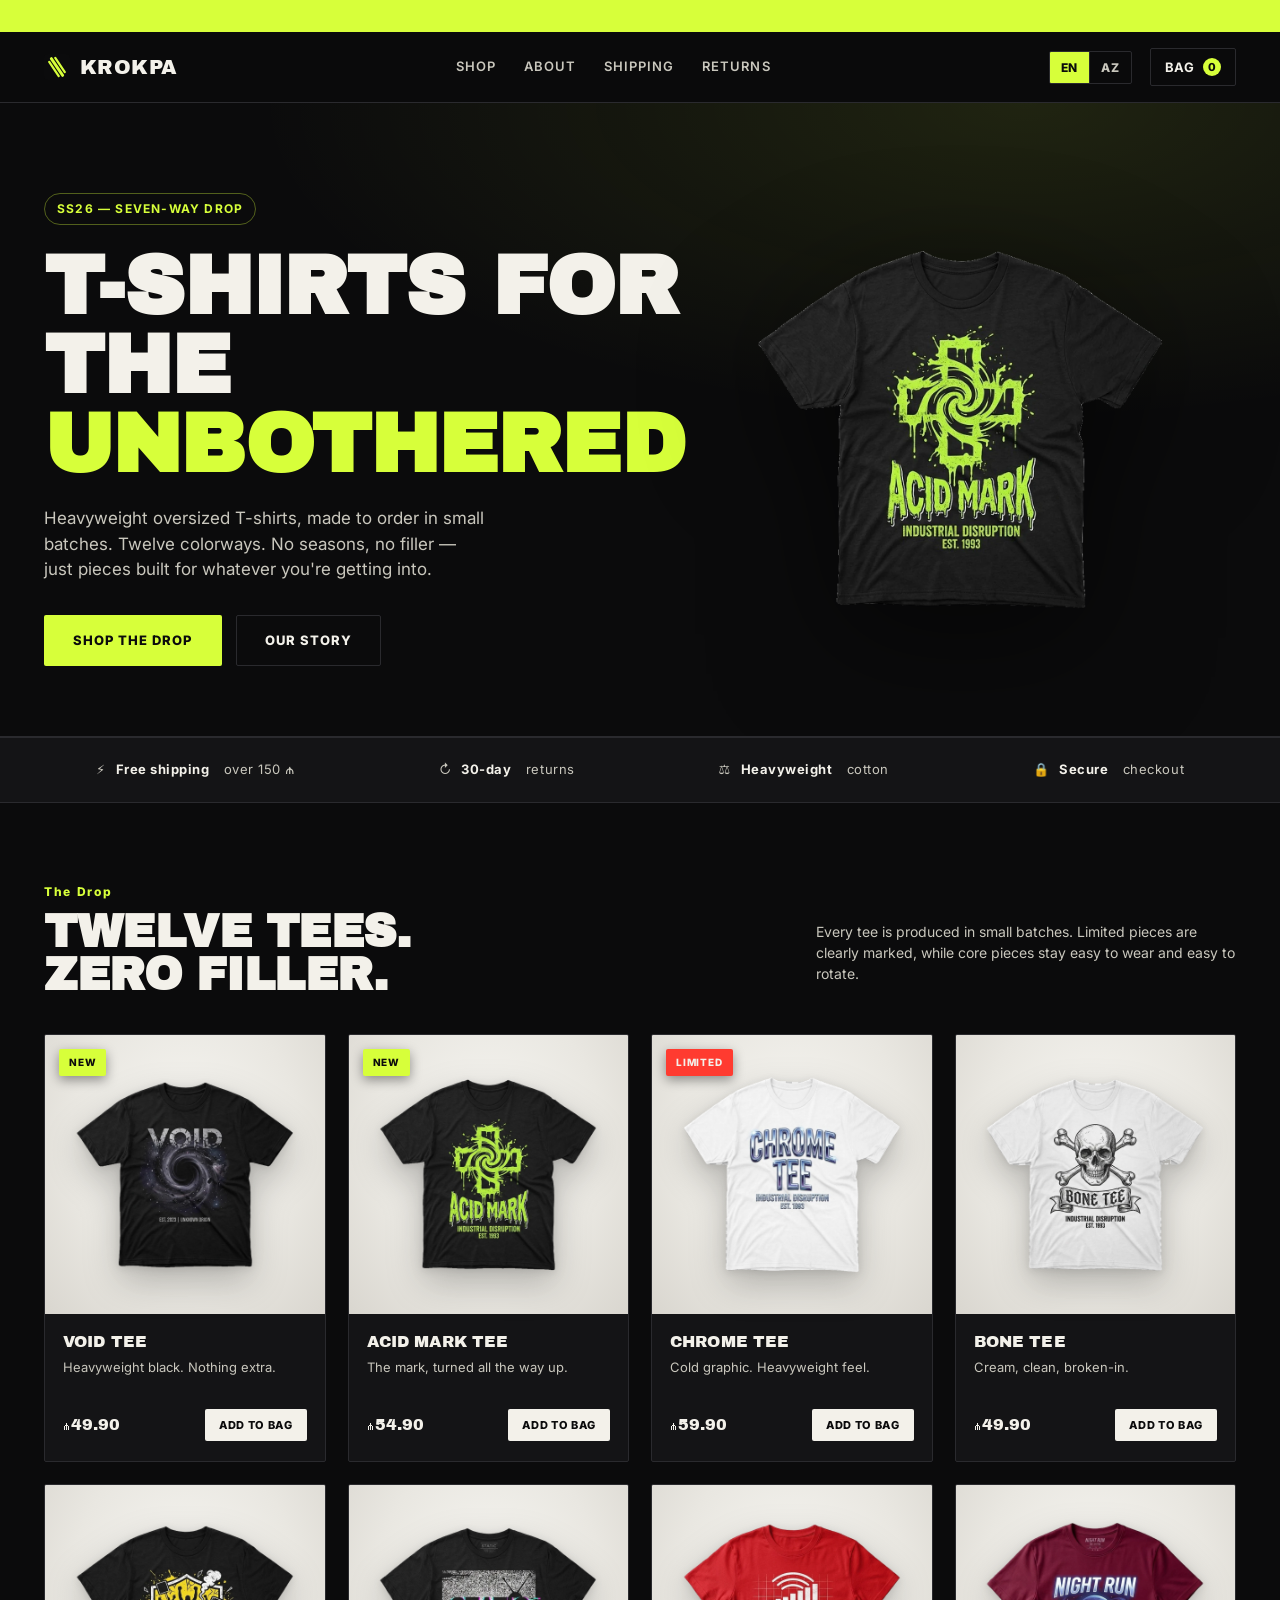
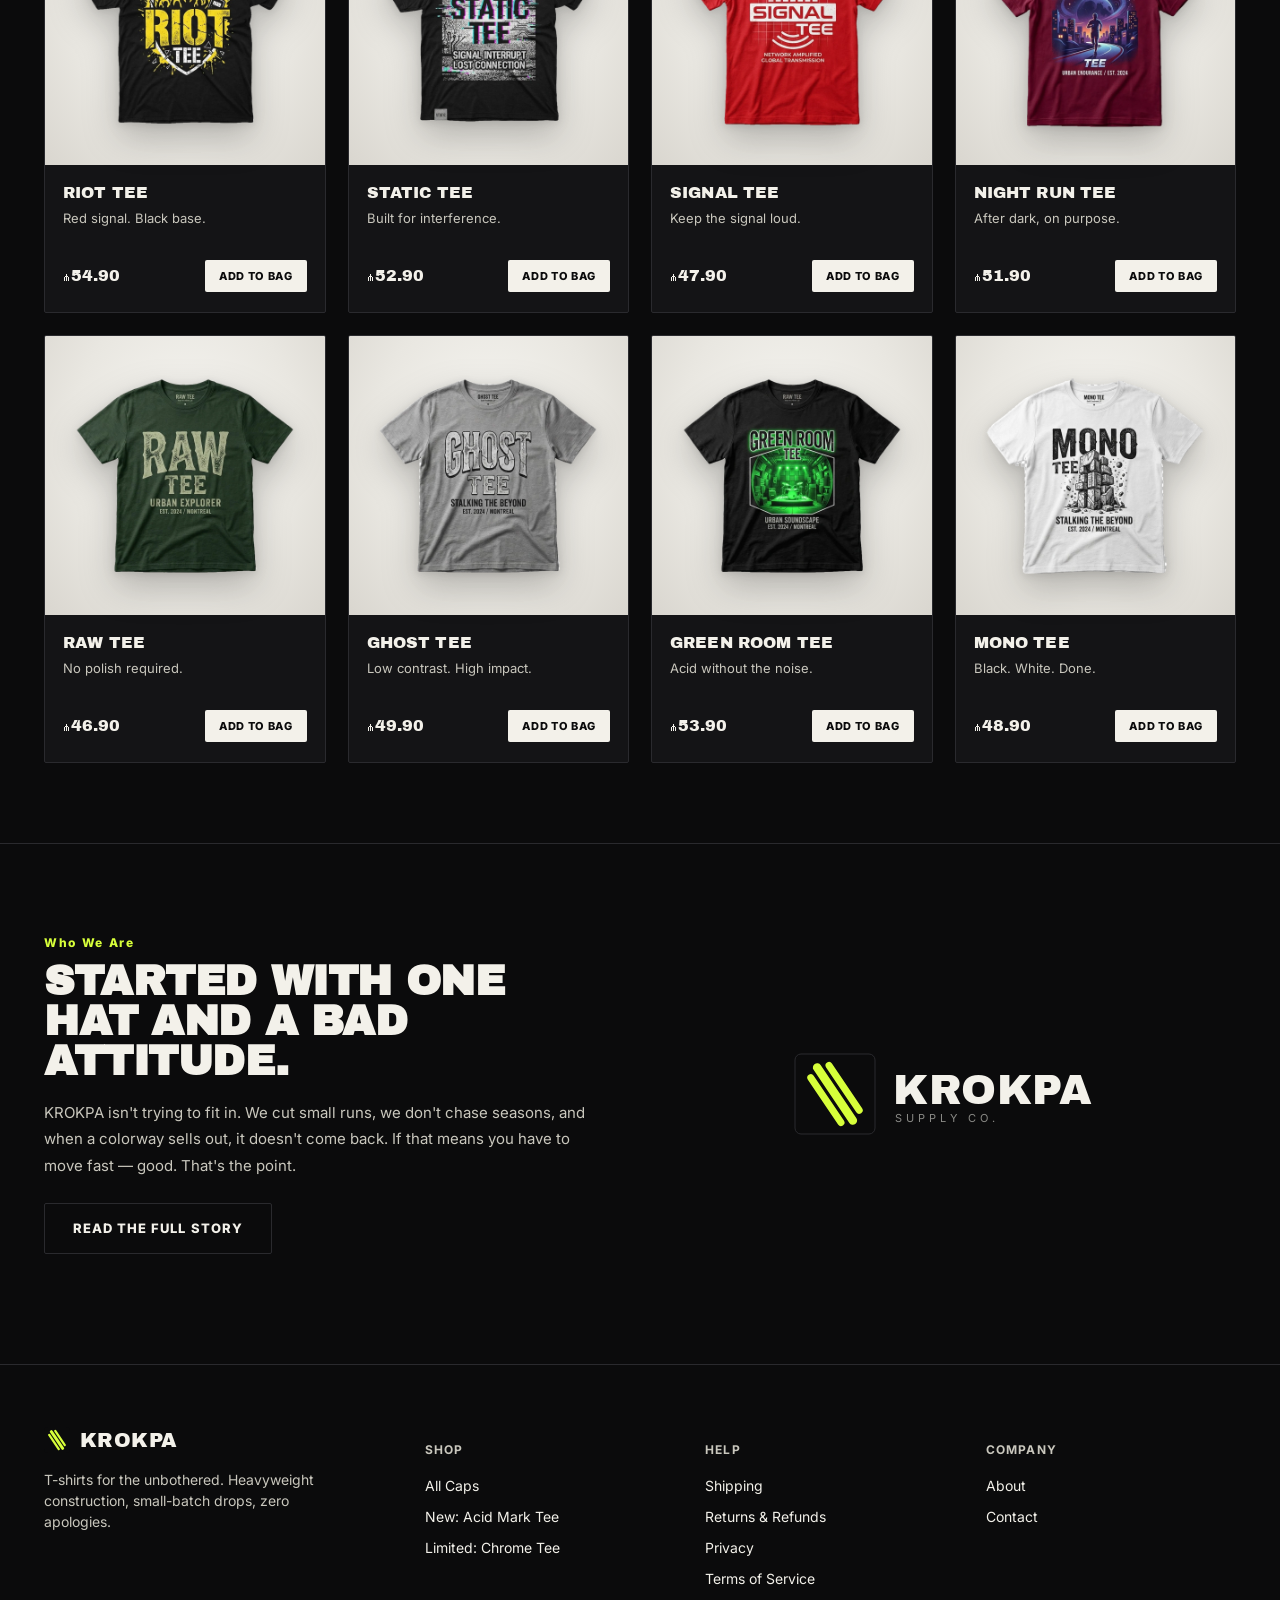
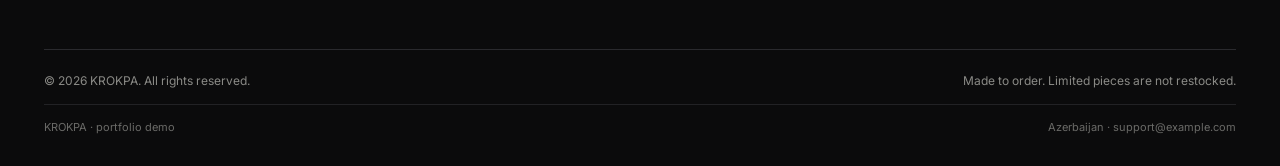
<file: index.html>
<!DOCTYPE html>
<html lang="en">
<head>
<meta charset="UTF-8" />
<meta name="viewport" content="width=device-width, initial-scale=1.0" />
<title>KROKPA — T-Shirts for the Unbothered</title>
<meta name="description" content="KROKPA Supply Co. — heavyweight oversized T-shirts, made to order in small batches." />
<link rel="icon" type="image/svg+xml" href="assets/mark.svg" />
<link rel="preconnect" href="https://fonts.googleapis.com">
<link rel="preconnect" href="https://fonts.gstatic.com" crossorigin>
<link href="https://fonts.googleapis.com/css2?family=Archivo+Black&family=Inter:wght@400;500;600;700;800&display=swap" rel="stylesheet">
<link rel="stylesheet" href="css/style.css?v=2" />
</head>
<body>

<div class="ticker"><div class="ticker__track">
  <span data-i18n="ticker.free_shipping">FREE SHIPPING OVER 150 ₼</span><span>&#9670;</span>
  <span data-i18n="ticker.new_drop">NEW: T-SHIRT DROP IS LIVE</span><span>&#9670;</span>
  <span data-i18n="ticker.chrome_limited">CHROME TEE — LIMITED RUN, NO RESTOCK</span><span>&#9670;</span>
  <span data-i18n="ticker.made_to_order">MADE TO ORDER — SHIPS IN 2&ndash;3 DAYS</span><span>&#9670;</span>
  <span data-i18n="ticker.free_shipping">FREE SHIPPING OVER 150 ₼</span><span>&#9670;</span>
  <span data-i18n="ticker.new_drop">NEW: T-SHIRT DROP IS LIVE</span><span>&#9670;</span>
  <span data-i18n="ticker.chrome_limited">CHROME TEE — LIMITED RUN, NO RESTOCK</span><span>&#9670;</span>
  <span data-i18n="ticker.made_to_order">MADE TO ORDER — SHIPS IN 2&ndash;3 DAYS</span><span>&#9670;</span>
</div></div>

<header class="site">
  <div class="nav">
    <a href="index.html" class="brand-lockup">
      <svg viewBox="0 0 64 64"><rect width="64" height="64" rx="10" fill="#0b0b0c"/><g transform="translate(32,32) rotate(-34)" stroke="#d7ff3a" stroke-linecap="round"><line x1="-9" y1="-21" x2="-9" y2="21" stroke-width="5.5"/><line x1="0" y1="-25" x2="0" y2="25" stroke-width="7"/><line x1="9" y1="-21" x2="9" y2="21" stroke-width="5.5"/></g></svg>
      <span class="word">KROKPA</span>
    </a>
    <nav class="nav__links">
      <a href="index.html#shop" data-i18n="nav.shop">Shop</a>
      <a href="index.html#about" data-i18n="nav.about">About</a>
      <a href="policies/shipping.html" data-i18n="nav.shipping">Shipping</a>
      <a href="policies/returns.html" data-i18n="nav.returns">Returns</a>
    </nav>
    <div class="nav__right">
      <div data-lang-switch-slot></div>
      <button class="cart-btn" id="cartBtn"><span data-i18n="nav.bag">Bag</span> <span class="cart-count" data-cart-count>0</span></button>
    </div>
  </div>
</header>

<section class="hero">
  <div class="wrap hero__grid">
    <div>
      <span class="hero__tag" data-i18n="hero.tag">SS26 — SEVEN-WAY DROP</span>
      <h1 data-i18n="hero.h1">T-SHIRTS FOR THE <em>UNBOTHERED</em></h1>
      <p class="lead" data-i18n="hero.lead">Heavyweight oversized T-shirts, made to order in small batches. Twelve colorways. No seasons, no filler — just pieces built for whatever you're getting into.</p>
      <div class="hero__actions">
        <a href="#shop" class="btn btn-primary" data-i18n="hero.shop_drop">Shop the drop</a>
        <a href="about.html" class="btn btn-outline" data-i18n="hero.our_story">Our story</a>
      </div>
    </div>
    <div class="hero__art" id="heroArt"></div>
  </div>
</section>

<div class="strip">
  <div class="strip__inner">
    <div class="strip__item" data-i18n="strip.shipping">&#9889; <b>Free shipping</b>&nbsp;over 150 ₼</div>
    <div class="strip__item" data-i18n="strip.returns">&#8635; <b>30-day</b>&nbsp;returns</div>
    <div class="strip__item" data-i18n="strip.cotton">&#9878; <b>Heavyweight</b>&nbsp;cotton</div>
    <div class="strip__item" data-i18n="strip.secure">&#128274; <b>Secure</b>&nbsp;checkout</div>
  </div>
</div>

<section class="section" id="shop">
  <div class="wrap">
    <div class="section-head">
      <div>
        <span class="eyebrow" data-i18n="shop.eyebrow">The Drop</span>
        <h2 data-i18n="shop.h2">Twelve Tees.<br>Zero Filler.</h2>
      </div>
      <p data-i18n="shop.lead">Every tee is produced in small batches. Limited pieces are clearly marked, while core pieces stay easy to wear and easy to rotate.</p>
    </div>
    <div class="grid" id="productGrid"></div>
  </div>
</section>

<section class="section about-hero" id="about" style="border-top:1px solid var(--line);border-bottom:none;padding-top:90px;">
  <div class="wrap split">
    <div>
      <span class="eyebrow" data-i18n="about.eyebrow">Who We Are</span>
      <h2 style="font-size:clamp(28px,4vw,42px);margin-bottom:18px;" data-i18n="about.headline">STARTED WITH ONE HAT AND A BAD ATTITUDE.</h2>
      <p style="color:var(--off-dim);font-size:15px;line-height:1.75;margin-bottom:24px;" data-i18n="about.teaser">KROKPA isn't trying to fit in. We cut small runs, we don't chase seasons, and when a colorway sells out, it doesn't come back. If that means you have to move fast — good. That's the point.</p>
      <a href="about.html" class="btn btn-outline" data-i18n="about.read_full">Read the full story</a>
    </div>
    <div style="display:flex;justify-content:center;">
      <svg viewBox="0 0 320 84" style="width:100%;max-width:320px;" xmlns="http://www.w3.org/2000/svg">
        <rect x="2" y="2" width="80" height="80" rx="6" fill="#0b0b0c" stroke="#2a2a2e"/>
        <g transform="translate(42,42) rotate(-34)" stroke="#d7ff3a" stroke-linecap="round"><line x1="-11" y1="-27" x2="-11" y2="27" stroke-width="7"/><line x1="0" y1="-32" x2="0" y2="32" stroke-width="8.5"/><line x1="11" y1="-27" x2="11" y2="27" stroke-width="7"/></g>
        <text x="100" y="52" font-family="Archivo Black, sans-serif" font-size="42" fill="#f3f1ea" letter-spacing="0.5">KROKPA</text>
        <text x="102" y="70" font-family="Inter, sans-serif" font-size="11" letter-spacing="4" fill="#8a8a86">SUPPLY CO.</text>
      </svg>
    </div>
  </div>
</section>

<footer class="site">
  <div class="wrap">
    <div class="foot__grid">
      <div class="foot__brand">
        <div class="brand-lockup">
          <svg viewBox="0 0 64 64" style="height:26px;"><rect width="64" height="64" rx="10" fill="#0b0b0c"/><g transform="translate(32,32) rotate(-34)" stroke="#d7ff3a" stroke-linecap="round"><line x1="-9" y1="-21" x2="-9" y2="21" stroke-width="5.5"/><line x1="0" y1="-25" x2="0" y2="25" stroke-width="7"/><line x1="9" y1="-21" x2="9" y2="21" stroke-width="5.5"/></g></svg>
          <span class="word">KROKPA</span>
        </div>
        <p data-i18n="footer.tagline">T-shirts for the unbothered. Heavyweight construction, small-batch drops, zero apologies.</p>
      </div>
      <div class="foot__col">
        <h4 data-i18n="footer.shop_h4">Shop</h4>
        <a href="index.html#shop" data-i18n="footer.shop_all_caps">All Caps</a>
        <a href="product.html?id=acid-drop" data-i18n="footer.new_acid">New: Acid Mark Tee</a>
        <a href="product.html?id=chrome" data-i18n="footer.limited_chrome">Limited: Chrome Tee</a>
      </div>
      <div class="foot__col">
        <h4 data-i18n="footer.help_h4">Help</h4>
        <a href="policies/shipping.html" data-i18n="nav.shipping">Shipping</a>
        <a href="policies/returns.html" data-i18n="footer.returns_refunds">Returns &amp; Refunds</a>
        <a href="policies/privacy.html" data-i18n="footer.privacy">Privacy</a>
        <a href="policies/terms.html" data-i18n="footer.terms">Terms of Service</a>
      </div>
      <div class="foot__col">
        <h4 data-i18n="footer.company_h4">Company</h4>
        <a href="about.html" data-i18n="nav.about">About</a>
        <a href="mailto:support@example.com" data-i18n="footer.contact">Contact</a>
      </div>
    </div>
    <div class="foot__bottom">
      <span data-i18n="footer.copyright">&copy; 2026 KROKPA. All rights reserved.</span>
      <span data-i18n="footer.madetoorder_index">Made to order. Limited pieces are not restocked.</span>
    </div>
    <div class="foot__legal">
      <span data-i18n="footer.legal_taxid">KROKPA &middot; portfolio demo</span>
      <span data-i18n="footer.legal_address">Azerbaijan &middot; support@example.com</span>
    </div>
  </div>
</footer>

<div class="overlay" id="cartOverlay"></div>
<div class="drawer" id="cartDrawer">
  <div class="drawer__head"><h3 data-i18n="cart.title">Your Bag</h3><button class="drawer__close" id="cartClose">&times;</button></div>
  <div class="drawer__items" id="drawerItems"></div>
  <div class="drawer__foot" id="drawerFoot" style="display:none;">
    <div class="drawer__subtotal"><span data-i18n="cart.subtotal">Subtotal</span><span id="drawerSubtotal">₼0.00</span></div>
    <a href="checkout.html" class="btn btn-primary btn-block" data-i18n="cart.checkout_btn">Checkout</a>
  </div>
</div>

<script src="js/hats.js?v=2"></script>
<script src="js/i18n.js"></script>
<script src="js/main.js"></script>
<script>
  function renderShop() {
    document.getElementById('heroArt').innerHTML = teeSVG(getProduct('acid-mark-tee'));

    document.getElementById('productGrid').innerHTML = PRODUCTS.map(p => trProduct(p)).map(p => `
      <div class="card">
        ${p.badge ? `<span class="badge ${p.badge === 'LIMITED' ? 'limited' : ''}">${trBadge(p.badge)}</span>` : ''}
        <a href="product.html?id=${p.id}" class="card__media">${teeSVG(p)}</a>
        <div class="card__body">
          <a href="product.html?id=${p.id}"><div class="card__name">${p.name}</div></a>
          <div class="card__desc">${p.tagline}</div>
          <div class="card__row">
            <span class="price">₼${p.price.toFixed(2)}</span>
            <button class="mini-btn" onclick="addToCart('${p.id}',1)">${t('shop.add_to_bag')}</button>
          </div>
        </div>
      </div>
    `).join('');
  }
  renderShop();
  document.addEventListener('krokpa:langchange', renderShop);
</script>
</body>
</html>
</file>
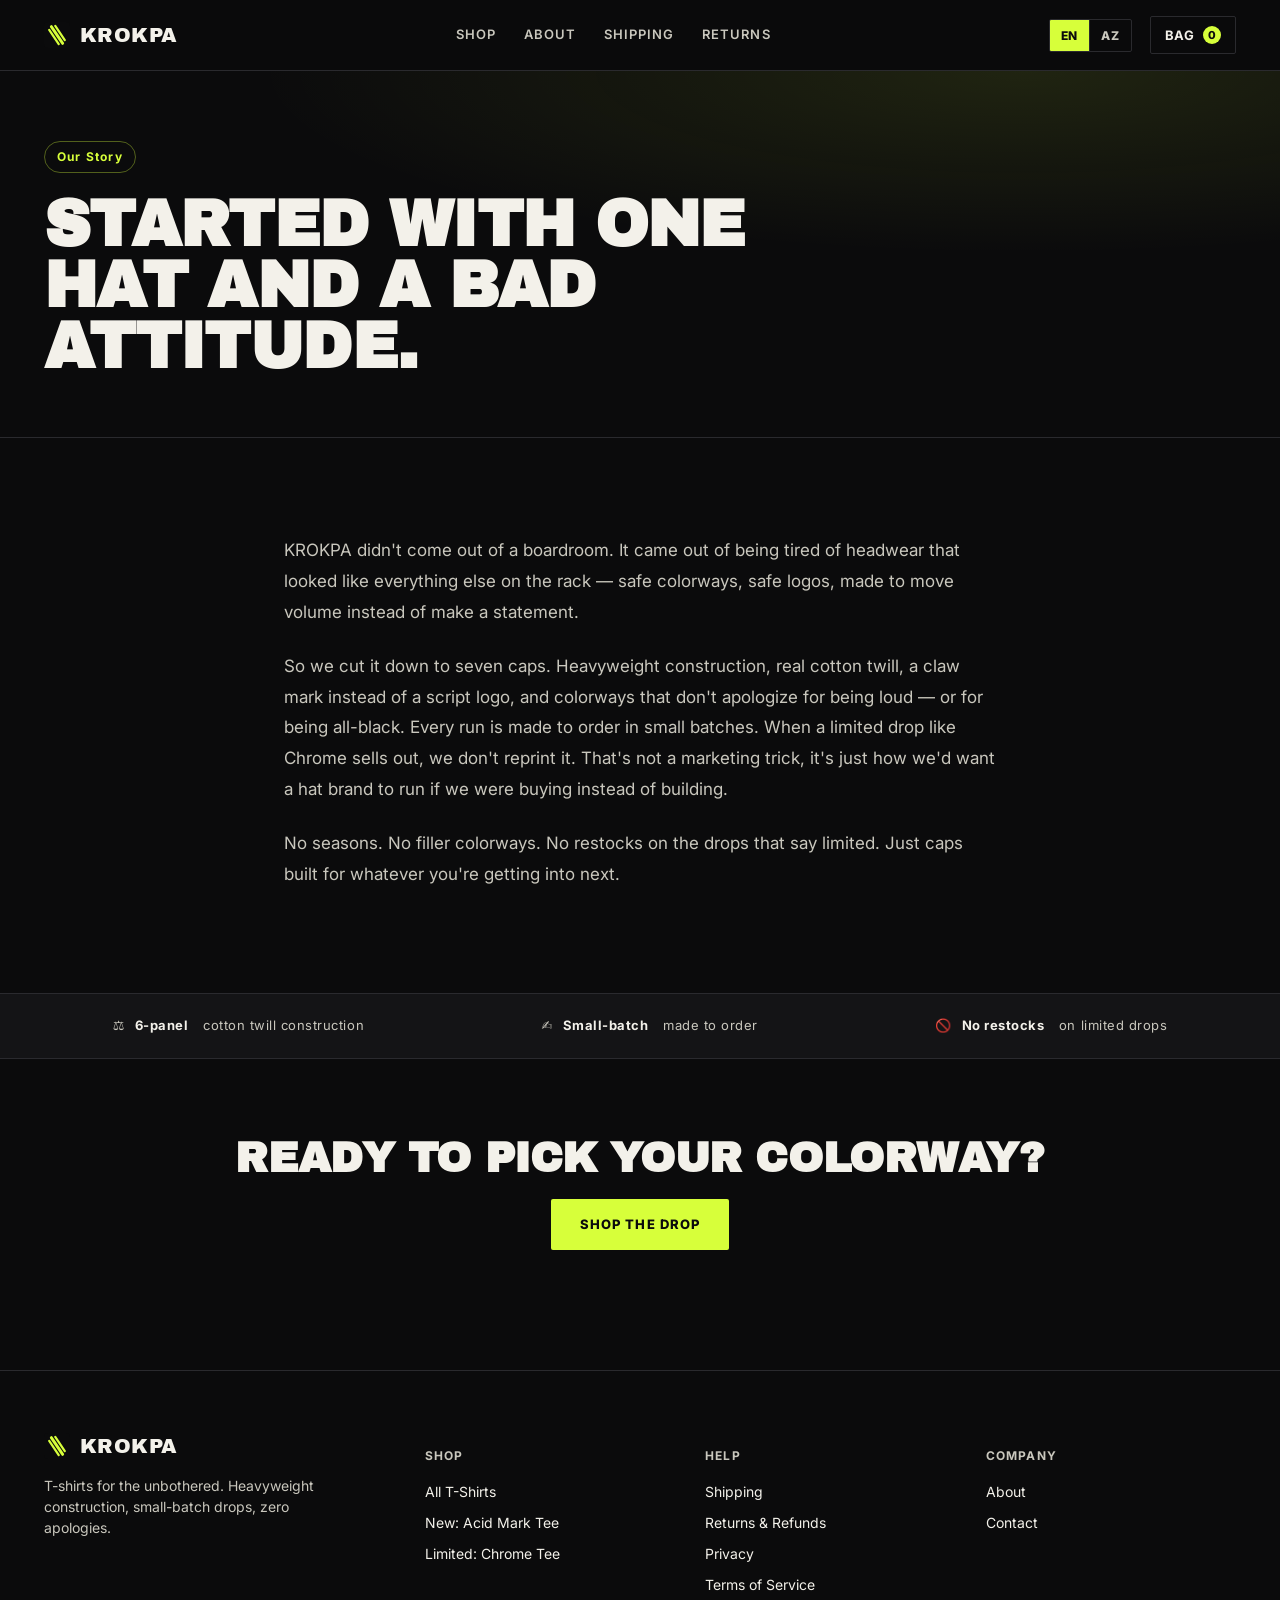
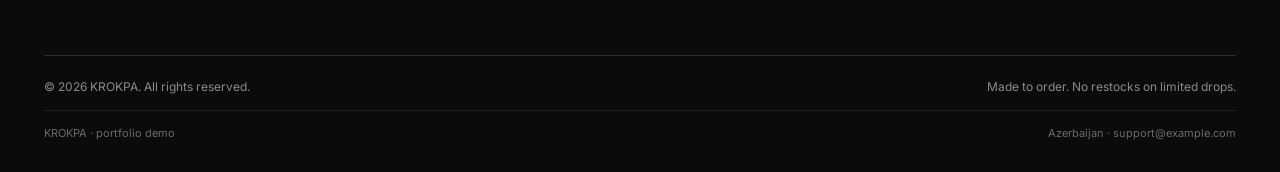
<file: about.html>
<!DOCTYPE html>
<html lang="en">
<head>
<meta charset="UTF-8" />
<meta name="viewport" content="width=device-width, initial-scale=1.0" />
<title>About — KROKPA</title>
<link rel="icon" type="image/svg+xml" href="assets/mark.svg" />
<link rel="preconnect" href="https://fonts.googleapis.com">
<link rel="preconnect" href="https://fonts.gstatic.com" crossorigin>
<link href="https://fonts.googleapis.com/css2?family=Archivo+Black&family=Inter:wght@400;500;600;700;800&display=swap" rel="stylesheet">
<link rel="stylesheet" href="css/style.css?v=2" />
</head>
<body>

<header class="site">
  <div class="nav">
    <a href="index.html" class="brand-lockup">
      <svg viewBox="0 0 64 64"><rect width="64" height="64" rx="10" fill="#0b0b0c"/><g transform="translate(32,32) rotate(-34)" stroke="#d7ff3a" stroke-linecap="round"><line x1="-9" y1="-21" x2="-9" y2="21" stroke-width="5.5"/><line x1="0" y1="-25" x2="0" y2="25" stroke-width="7"/><line x1="9" y1="-21" x2="9" y2="21" stroke-width="5.5"/></g></svg>
      <span class="word">KROKPA</span>
    </a>
    <nav class="nav__links">
      <a href="index.html#shop" data-i18n="nav.shop">Shop</a>
      <a href="about.html" data-i18n="nav.about">About</a>
      <a href="policies/shipping.html" data-i18n="nav.shipping">Shipping</a>
      <a href="policies/returns.html" data-i18n="nav.returns">Returns</a>
    </nav>
    <div class="nav__right">
      <div data-lang-switch-slot></div>
      <button class="cart-btn" id="cartBtn"><span data-i18n="nav.bag">Bag</span> <span class="cart-count" data-cart-count>0</span></button>
    </div>
  </div>
</header>

<section class="hero" style="padding:70px 0 60px;">
  <div class="wrap">
    <span class="hero__tag" data-i18n="about.hero_tag">Our Story</span>
    <h1 style="font-size:clamp(36px,6vw,64px);max-width:780px;" data-i18n="about.headline">STARTED WITH ONE HAT AND A BAD ATTITUDE.</h1>
  </div>
</section>

<section class="section">
  <div class="wrap" style="max-width:760px;">
    <p style="color:var(--off-dim);font-size:17px;line-height:1.8;margin-bottom:24px;" data-i18n="about.p1">KROKPA didn't come out of a boardroom. It came out of being tired of headwear that looked like everything else on the rack — safe colorways, safe logos, made to move volume instead of make a statement.</p>
    <p style="color:var(--off-dim);font-size:17px;line-height:1.8;margin-bottom:24px;" data-i18n="about.p2">So we cut it down to seven caps. Heavyweight construction, real cotton twill, a claw mark instead of a script logo, and colorways that don't apologize for being loud — or for being all-black. Every run is made to order in small batches. When a limited drop like Chrome sells out, we don't reprint it. That's not a marketing trick, it's just how we'd want a hat brand to run if we were buying instead of building.</p>
    <p style="color:var(--off-dim);font-size:17px;line-height:1.8;margin-bottom:24px;" data-i18n="about.p3">No seasons. No filler colorways. No restocks on the drops that say limited. Just caps built for whatever you're getting into next.</p>
  </div>
</section>

<div class="strip">
  <div class="strip__inner">
    <div class="strip__item" data-i18n="about.strip1">&#9878; <b>6-panel</b>&nbsp;cotton twill construction</div>
    <div class="strip__item" data-i18n="about.strip2">&#9997; <b>Small-batch</b>&nbsp;made to order</div>
    <div class="strip__item" data-i18n="about.strip3">&#128683; <b>No restocks</b>&nbsp;on limited drops</div>
  </div>
</div>

<section class="section" style="text-align:center;">
  <div class="wrap">
    <h2 style="font-size:clamp(28px,4vw,42px);margin-bottom:20px;" data-i18n="about.cta_h2">READY TO PICK YOUR COLORWAY?</h2>
    <a href="index.html#shop" class="btn btn-primary" data-i18n="about.cta_btn">Shop the Drop</a>
  </div>
</section>

<footer class="site">
  <div class="wrap">
    <div class="foot__grid">
      <div class="foot__brand">
        <div class="brand-lockup">
          <svg viewBox="0 0 64 64" style="height:26px;"><rect width="64" height="64" rx="10" fill="#0b0b0c"/><g transform="translate(32,32) rotate(-34)" stroke="#d7ff3a" stroke-linecap="round"><line x1="-9" y1="-21" x2="-9" y2="21" stroke-width="5.5"/><line x1="0" y1="-25" x2="0" y2="25" stroke-width="7"/><line x1="9" y1="-21" x2="9" y2="21" stroke-width="5.5"/></g></svg>
          <span class="word">KROKPA</span>
        </div>
        <p data-i18n="footer.tagline">T-shirts for the unbothered. Heavyweight construction, small-batch drops, zero apologies.</p>
      </div>
      <div class="foot__col">
        <h4 data-i18n="footer.shop_h4">Shop</h4>
        <a href="index.html#shop" data-i18n="footer.shop_all_tees">All T-Shirts</a>
        <a href="product.html?id=acid-drop" data-i18n="footer.new_acid">New: Acid Mark Tee</a>
        <a href="product.html?id=chrome" data-i18n="footer.limited_chrome">Limited: Chrome Tee</a>
      </div>
      <div class="foot__col">
        <h4 data-i18n="footer.help_h4">Help</h4>
        <a href="policies/shipping.html" data-i18n="nav.shipping">Shipping</a>
        <a href="policies/returns.html" data-i18n="footer.returns_refunds">Returns &amp; Refunds</a>
        <a href="policies/privacy.html" data-i18n="footer.privacy">Privacy</a>
        <a href="policies/terms.html" data-i18n="footer.terms">Terms of Service</a>
      </div>
      <div class="foot__col">
        <h4 data-i18n="footer.company_h4">Company</h4>
        <a href="about.html" data-i18n="nav.about">About</a>
        <a href="mailto:support@example.com" data-i18n="footer.contact">Contact</a>
      </div>
    </div>
    <div class="foot__bottom">
      <span data-i18n="footer.copyright">&copy; 2026 KROKPA. All rights reserved.</span>
      <span data-i18n="footer.madetoorder_other">Made to order. No restocks on limited drops.</span>
    </div>
    <div class="foot__legal">
      <span data-i18n="footer.legal_taxid">KROKPA &middot; portfolio demo</span>
      <span data-i18n="footer.legal_address">Azerbaijan &middot; support@example.com</span>
    </div>
  </div>
</footer>

<div class="overlay" id="cartOverlay"></div>
<div class="drawer" id="cartDrawer">
  <div class="drawer__head"><h3 data-i18n="cart.title">Your Bag</h3><button class="drawer__close" id="cartClose">&times;</button></div>
  <div class="drawer__items" id="drawerItems"></div>
  <div class="drawer__foot" id="drawerFoot" style="display:none;">
    <div class="drawer__subtotal"><span data-i18n="cart.subtotal">Subtotal</span><span id="drawerSubtotal">₼0.00</span></div>
    <a href="checkout.html" class="btn btn-primary btn-block" data-i18n="cart.checkout_btn">Checkout</a>
  </div>
</div>

<script src="js/hats.js?v=2"></script>
<script src="js/i18n.js"></script>
<script src="js/main.js"></script>
</body>
</html>
</file>
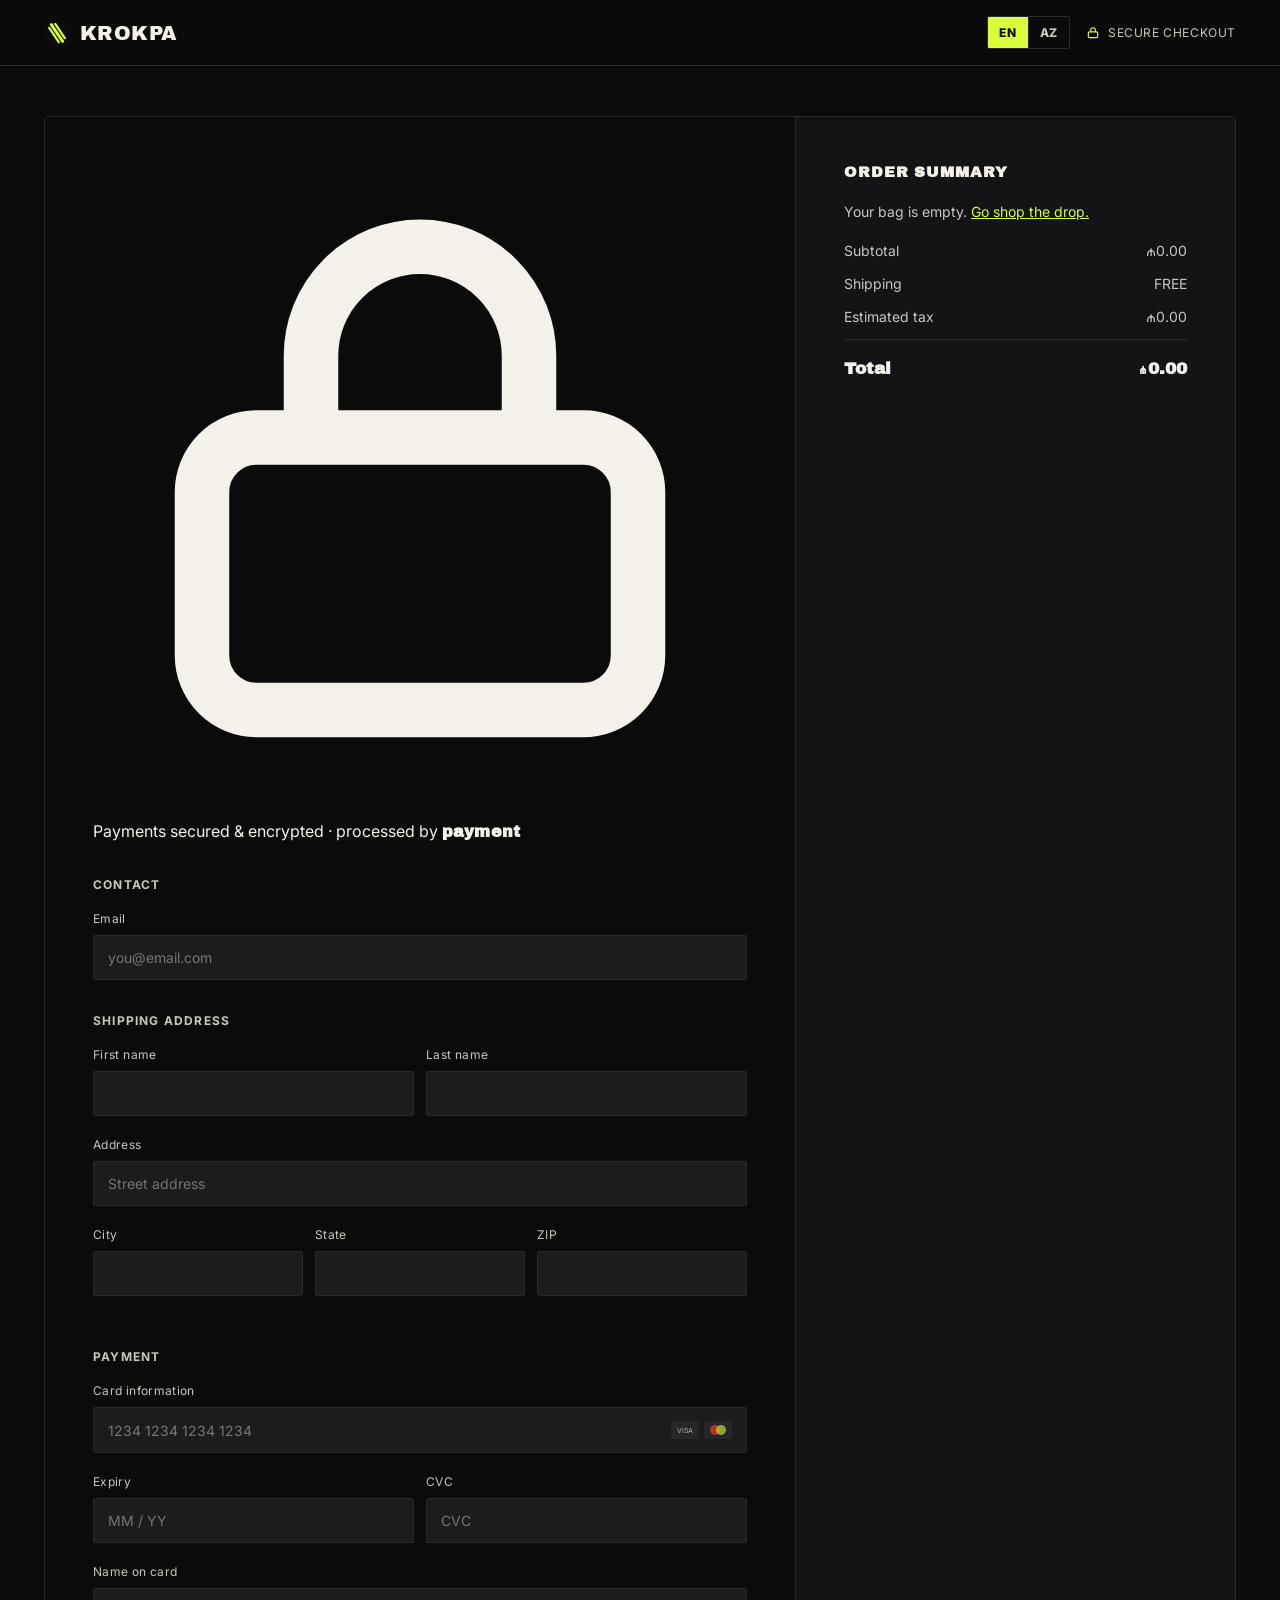
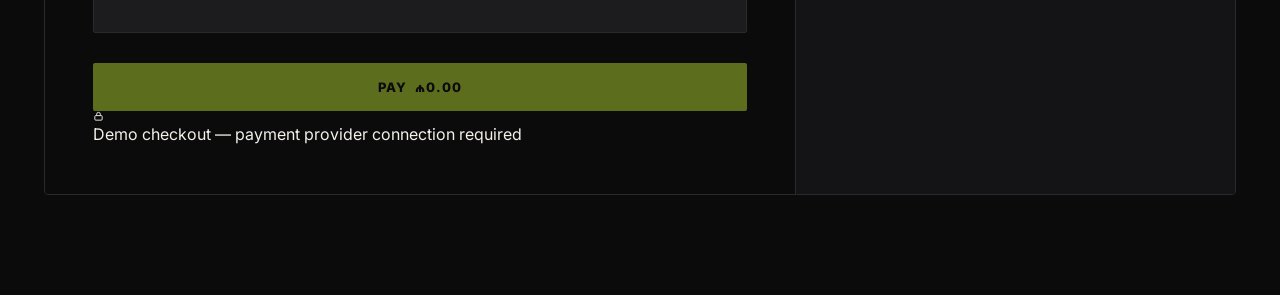
<file: checkout.html>
<!DOCTYPE html>
<html lang="en">
<head>
<meta charset="UTF-8" />
<meta name="viewport" content="width=device-width, initial-scale=1.0" />
<title>Checkout — KROKPA</title>
<link rel="icon" type="image/svg+xml" href="assets/mark.svg" />
<link rel="preconnect" href="https://fonts.googleapis.com">
<link rel="preconnect" href="https://fonts.gstatic.com" crossorigin>
<link href="https://fonts.googleapis.com/css2?family=Archivo+Black&family=Inter:wght@400;500;600;700;800&display=swap" rel="stylesheet">
<link rel="stylesheet" href="css/style.css?v=2" />
</head>
<body>

<header class="site">
  <div class="nav">
    <a href="index.html" class="brand-lockup">
      <svg viewBox="0 0 64 64"><rect width="64" height="64" rx="10" fill="#0b0b0c"/><g transform="translate(32,32) rotate(-34)" stroke="#d7ff3a" stroke-linecap="round"><line x1="-9" y1="-21" x2="-9" y2="21" stroke-width="5.5"/><line x1="0" y1="-25" x2="0" y2="25" stroke-width="7"/><line x1="9" y1="-21" x2="9" y2="21" stroke-width="5.5"/></g></svg>
      <span class="word">KROKPA</span>
    </a>
    <div class="nav__right" style="gap:16px;">
      <div data-lang-switch-slot></div>
      <div style="display:flex;align-items:center;gap:8px;color:var(--off-dim);font-size:12px;letter-spacing:0.05em;text-transform:uppercase;">
        <svg width="14" height="14" viewBox="0 0 24 24" fill="none" stroke="#d7ff3a" stroke-width="2"><rect x="4" y="10" width="16" height="10" rx="2"/><path d="M8 10V7a4 4 0 0 1 8 0v3"/></svg>
        <span data-i18n="nav.secure_checkout">Secure Checkout</span>
      </div>
    </div>
  </div>
</header>

<main class="checkout">
  <div class="wrap">

    <div id="checkoutBody">
      <div class="checkout__grid">
        <div class="checkout__form">
          <div class="payment-brandbar">
            <svg class="payment-lock" viewBox="0 0 24 24" fill="none" stroke="currentColor" stroke-width="2"><rect x="4" y="10" width="16" height="10" rx="2"/><path d="M8 10V7a4 4 0 0 1 8 0v3"/></svg>
            <span data-i18n="checkout.payments_secured">Payments secured &amp; encrypted &middot; processed by</span> <b style="color:var(--off);font-family:'Archivo Black',sans-serif;letter-spacing:0.01em;">payment</b>
          </div>

          <div class="divider-label" data-i18n="checkout.contact_h">Contact</div>
          <div class="field-group">
            <label for="email" data-i18n="checkout.email">Email</label>
            <input type="email" id="email" placeholder="you@email.com" required />
          </div>

          <div class="divider-label" data-i18n="checkout.shipping_address_h">Shipping Address</div>
          <div class="field-row">
            <div class="field-group"><label for="fname" data-i18n="checkout.first_name">First name</label><input type="text" id="fname" required /></div>
            <div class="field-group"><label for="lname" data-i18n="checkout.last_name">Last name</label><input type="text" id="lname" required /></div>
          </div>
          <div class="field-group"><label for="addr" data-i18n="checkout.address">Address</label><input type="text" id="addr" placeholder="Street address" required /></div>
          <div class="field-row three">
            <div class="field-group"><label for="city" data-i18n="checkout.city">City</label><input type="text" id="city" required /></div>
            <div class="field-group"><label for="state" data-i18n="checkout.state">State</label><input type="text" id="state" required /></div>
            <div class="field-group"><label for="zip" data-i18n="checkout.zip">ZIP</label><input type="text" id="zip" required /></div>
          </div>

          <div class="divider-label" data-i18n="checkout.payment_h">Payment</div>
          <div class="field-group">
            <label for="cardnum" data-i18n="checkout.card_info">Card information</label>
            <div class="card-field">
              <input type="text" id="cardnum" placeholder="1234 1234 1234 1234" maxlength="19" required />
              <div class="card-icons">
                <svg width="28" height="18" viewBox="0 0 28 18"><rect width="28" height="18" rx="3" fill="#2a2a2e"/><text x="14" y="12" font-size="7" fill="#c9c7bd" text-anchor="middle" font-family="Inter">VISA</text></svg>
                <svg width="28" height="18" viewBox="0 0 28 18"><rect width="28" height="18" rx="3" fill="#2a2a2e"/><circle cx="11" cy="9" r="5" fill="#ff3b30" opacity="0.8"/><circle cx="17" cy="9" r="5" fill="#d7ff3a" opacity="0.7"/></svg>
              </div>
            </div>
          </div>
          <div class="field-row">
            <div class="field-group"><label for="exp" data-i18n="checkout.expiry">Expiry</label><input type="text" id="exp" placeholder="MM / YY" maxlength="7" required /></div>
            <div class="field-group"><label for="cvc" data-i18n="checkout.cvc">CVC</label><input type="text" id="cvc" placeholder="CVC" maxlength="4" required /></div>
          </div>
          <div class="field-group"><label for="ccname" data-i18n="checkout.name_on_card">Name on card</label><input type="text" id="ccname" required /></div>

          <button class="btn btn-primary btn-block pay-btn" id="payBtn"><span data-i18n="checkout.pay_prefix">Pay</span> <span id="payAmount">₼0.00</span></button>
          <div class="payment-note">
            <svg width="11" height="11" viewBox="0 0 24 24" fill="none" stroke="currentColor" stroke-width="2"><rect x="4" y="10" width="16" height="10" rx="2"/><path d="M8 10V7a4 4 0 0 1 8 0v3"/></svg>
            <span data-i18n="checkout.demo_note">Demo checkout — payment provider connection required</span>
          </div>
        </div>

        <div class="checkout__summary">
          <h3 style="font-size:15px;text-transform:uppercase;letter-spacing:0.06em;margin-bottom:22px;" data-i18n="checkout.order_summary">Order Summary</h3>
          <div id="summaryItems"></div>
          <div style="margin-top:18px;">
            <div class="sum-line"><span data-i18n="checkout.subtotal">Subtotal</span><span id="sumSubtotal">₼0.00</span></div>
            <div class="sum-line"><span data-i18n="checkout.shipping_label">Shipping</span><span id="sumShipping">₼0.00</span></div>
            <div class="sum-line"><span data-i18n="checkout.est_tax">Estimated tax</span><span id="sumTax">₼0.00</span></div>
            <div class="sum-line total"><span data-i18n="checkout.total">Total</span><span id="sumTotal">₼0.00</span></div>
          </div>
        </div>
      </div>
    </div>

    <div id="successBody" style="display:none;">
      <div class="success">
        <svg viewBox="0 0 24 24" fill="none" stroke="currentColor" stroke-width="2"><circle cx="12" cy="12" r="10"/><path d="M8 12l3 3 5-6"/></svg>
        <h2 style="font-size:32px;margin-bottom:12px;" data-i18n="checkout.order_confirmed">Order Confirmed</h2>
        <p style="color:var(--off-dim);margin-bottom:6px;"><span data-i18n="checkout.order_label">Order</span> <span id="orderNumber" class="mono" style="color:var(--acid);"></span></p>
        <p style="color:var(--off-dim);max-width:420px;margin:0 auto 30px;" data-i18n="checkout.demo_note2">This is a demo store — no payment was actually processed. A real confirmation email would land in your inbox here.</p>
        <a href="index.html" class="btn btn-primary" data-i18n="checkout.back_to_shop">Back to Shop</a>
      </div>
    </div>

  </div>
</main>

<script src="js/hats.js?v=2"></script>
<script src="js/i18n.js"></script>
<script src="js/main.js"></script>
<script>
  function renderSummary() {
    const lines = getCart().map(l => ({ ...l, product: getProduct(l.id) })).filter(l => l.product);
    const wrap = document.getElementById('summaryItems');

    if (lines.length === 0) {
      wrap.innerHTML = `<p style="color:var(--off-dim);font-size:14px;">${t('checkout.bag_empty')} <a href="index.html" style="color:var(--acid);text-decoration:underline;">${t('checkout.go_shop')}</a></p>`;
      document.getElementById('payBtn').disabled = true;
    }

    wrap.innerHTML = lines.length === 0 ? wrap.innerHTML : lines.map(l => `
      <div class="sum-item">
        <div class="sum-item__media">${teeSVG(l.product)}</div>
        <div style="flex:1;">
          <div class="sum-item__name">${l.product.name}</div>
          <div class="sum-item__meta">${t('checkout.qty')} ${l.qty}</div>
        </div>
        <div class="sum-item__name">₼${(l.product.price * l.qty).toFixed(2)}</div>
      </div>
    `).join('');

    const subtotal = lines.reduce((s, l) => s + l.product.price * l.qty, 0);
    const shipping = subtotal === 0 ? 0 : (subtotal >= 150 ? 0 : 8.90);
    const tax = 0;
    const total = subtotal + shipping + tax;

    document.getElementById('sumSubtotal').textContent = `₼${subtotal.toFixed(2)}`;
    document.getElementById('sumShipping').textContent = shipping === 0 ? t('checkout.free') : `₼${shipping.toFixed(2)}`;
    document.getElementById('sumTax').textContent = `₼${tax.toFixed(2)}`;
    document.getElementById('sumTotal').textContent = `₼${total.toFixed(2)}`;
    document.getElementById('payAmount').textContent = `₼${total.toFixed(2)}`;
  }
  document.addEventListener('krokpa:langchange', renderSummary);

  document.getElementById('cardnum').addEventListener('input', e => {
    e.target.value = e.target.value.replace(/\D/g, '').replace(/(.{4})/g, '$1 ').trim().slice(0, 19);
  });
  document.getElementById('exp').addEventListener('input', e => {
    let v = e.target.value.replace(/\D/g, '').slice(0, 4);
    if (v.length > 2) v = v.slice(0, 2) + ' / ' + v.slice(2);
    e.target.value = v;
  });

  document.getElementById('payBtn').addEventListener('click', () => {
    if (getCart().length === 0) return;
    const btn = document.getElementById('payBtn');
    btn.textContent = t('checkout.processing');
    btn.disabled = true;
    setTimeout(() => {
      const orderNum = 'STR-' + Math.floor(100000 + Math.random() * 900000);
      document.getElementById('orderNumber').textContent = orderNum;
      document.getElementById('checkoutBody').style.display = 'none';
      document.getElementById('successBody').style.display = 'block';
      localStorage.removeItem('krokpa_cart');
    }, 1100);
  });

  renderSummary();
</script>
</body>
</html>
</file>
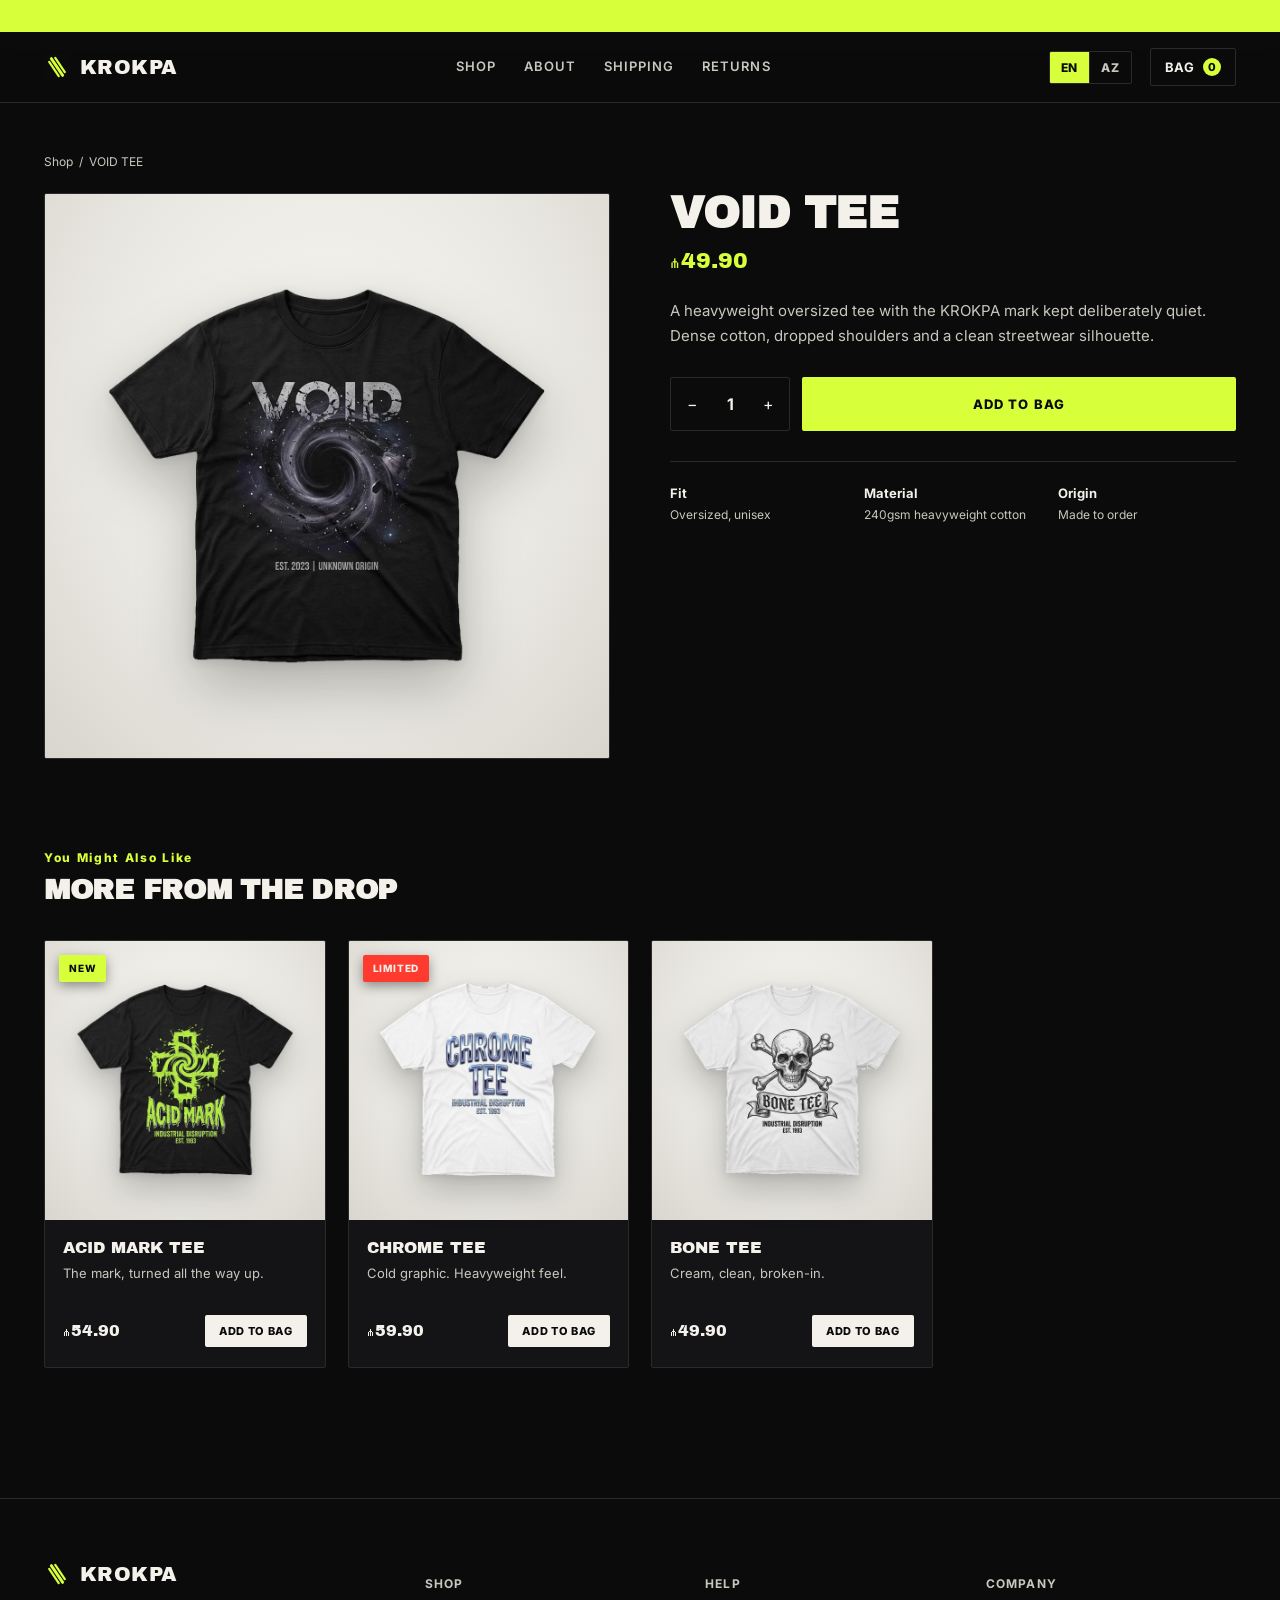
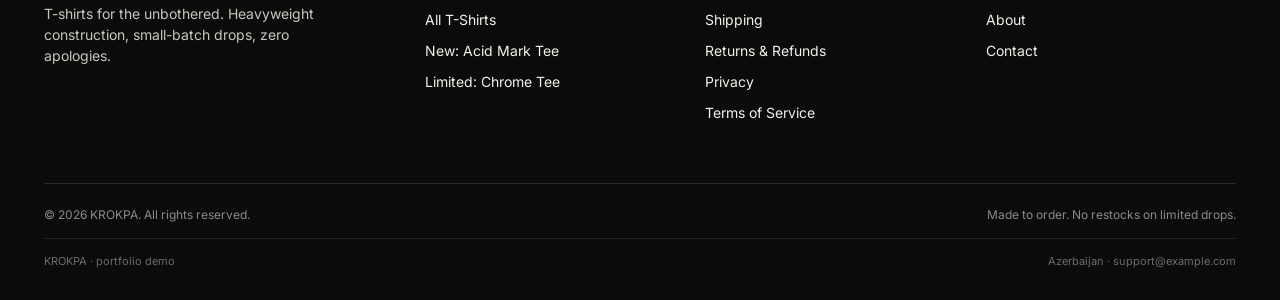
<file: product.html>
<!DOCTYPE html>
<html lang="en">
<head>
<meta charset="UTF-8" />
<meta name="viewport" content="width=device-width, initial-scale=1.0" />
<title id="pageTitle">KROKPA — Product</title>
<meta name="description" content="KROKPA Supply Co. heavyweight oversized T-shirts." />
<link rel="icon" type="image/svg+xml" href="assets/mark.svg" />
<link rel="preconnect" href="https://fonts.googleapis.com">
<link rel="preconnect" href="https://fonts.gstatic.com" crossorigin>
<link href="https://fonts.googleapis.com/css2?family=Archivo+Black&family=Inter:wght@400;500;600;700;800&display=swap" rel="stylesheet">
<link rel="stylesheet" href="css/style.css?v=2" />
</head>
<body>

<div class="ticker"><div class="ticker__track">
  <span data-i18n="ticker.free_shipping">FREE SHIPPING OVER 150 ₼</span><span>&#9670;</span>
  <span data-i18n="ticker.new_drop">NEW: T-SHIRT DROP IS LIVE</span><span>&#9670;</span>
  <span data-i18n="ticker.chrome_limited">CHROME TEE — LIMITED RUN, NO RESTOCK</span><span>&#9670;</span>
  <span data-i18n="ticker.made_to_order">MADE TO ORDER — SHIPS IN 2&ndash;3 DAYS</span><span>&#9670;</span>
  <span data-i18n="ticker.free_shipping">FREE SHIPPING OVER 150 ₼</span><span>&#9670;</span>
  <span data-i18n="ticker.new_drop">NEW: T-SHIRT DROP IS LIVE</span><span>&#9670;</span>
</div></div>

<header class="site">
  <div class="nav">
    <a href="index.html" class="brand-lockup">
      <svg viewBox="0 0 64 64"><rect width="64" height="64" rx="10" fill="#0b0b0c"/><g transform="translate(32,32) rotate(-34)" stroke="#d7ff3a" stroke-linecap="round"><line x1="-9" y1="-21" x2="-9" y2="21" stroke-width="5.5"/><line x1="0" y1="-25" x2="0" y2="25" stroke-width="7"/><line x1="9" y1="-21" x2="9" y2="21" stroke-width="5.5"/></g></svg>
      <span class="word">KROKPA</span>
    </a>
    <nav class="nav__links">
      <a href="index.html#shop" data-i18n="nav.shop">Shop</a>
      <a href="index.html#about" data-i18n="nav.about">About</a>
      <a href="policies/shipping.html" data-i18n="nav.shipping">Shipping</a>
      <a href="policies/returns.html" data-i18n="nav.returns">Returns</a>
    </nav>
    <div class="nav__right">
      <div data-lang-switch-slot></div>
      <button class="cart-btn" id="cartBtn"><span data-i18n="nav.bag">Bag</span> <span class="cart-count" data-cart-count>0</span></button>
    </div>
  </div>
</header>

<main class="pdp">
  <div class="wrap">
    <div class="crumb"><a href="index.html" data-i18n="nav.shop">Shop</a> &nbsp;/&nbsp; <span id="crumbName"></span></div>
    <div class="pdp__grid">
      <div class="pdp__media" id="pdpMedia"></div>
      <div>
        <h1 class="pdp__name" id="pdpName"></h1>
        <div class="pdp__price" id="pdpPrice"></div>
        <p class="pdp__desc" id="pdpDesc"></p>

        <div class="pdp__buyrow">
          <div class="qty-input">
            <button id="qtyMinus">&minus;</button>
            <span id="qtyVal">1</span>
            <button id="qtyPlus">+</button>
          </div>
          <button class="btn btn-primary" id="addBtn" style="flex:1;" data-i18n="pdp.add_to_bag">Add to Bag</button>
        </div>

        <div class="pdp__facts" id="pdpFacts"></div>
      </div>
    </div>

    <div class="related">
      <div class="section-head">
        <div><span class="eyebrow" data-i18n="pdp.you_might_like">You Might Also Like</span><h2 style="font-size:28px;" data-i18n="pdp.more_from_drop">More From The Drop</h2></div>
      </div>
      <div class="grid" id="relatedGrid"></div>
    </div>
  </div>
</main>

<footer class="site">
  <div class="wrap">
    <div class="foot__grid">
      <div class="foot__brand">
        <div class="brand-lockup">
          <svg viewBox="0 0 64 64" style="height:26px;"><rect width="64" height="64" rx="10" fill="#0b0b0c"/><g transform="translate(32,32) rotate(-34)" stroke="#d7ff3a" stroke-linecap="round"><line x1="-9" y1="-21" x2="-9" y2="21" stroke-width="5.5"/><line x1="0" y1="-25" x2="0" y2="25" stroke-width="7"/><line x1="9" y1="-21" x2="9" y2="21" stroke-width="5.5"/></g></svg>
          <span class="word">KROKPA</span>
        </div>
        <p data-i18n="footer.tagline">T-shirts for the unbothered. Heavyweight construction, small-batch drops, zero apologies.</p>
      </div>
      <div class="foot__col">
        <h4 data-i18n="footer.shop_h4">Shop</h4>
        <a href="index.html#shop" data-i18n="footer.shop_all_tees">All T-Shirts</a>
        <a href="product.html?id=acid-drop" data-i18n="footer.new_acid">New: Acid Mark Tee</a>
        <a href="product.html?id=chrome" data-i18n="footer.limited_chrome">Limited: Chrome Tee</a>
      </div>
      <div class="foot__col">
        <h4 data-i18n="footer.help_h4">Help</h4>
        <a href="policies/shipping.html" data-i18n="nav.shipping">Shipping</a>
        <a href="policies/returns.html" data-i18n="footer.returns_refunds">Returns &amp; Refunds</a>
        <a href="policies/privacy.html" data-i18n="footer.privacy">Privacy</a>
        <a href="policies/terms.html" data-i18n="footer.terms">Terms of Service</a>
      </div>
      <div class="foot__col">
        <h4 data-i18n="footer.company_h4">Company</h4>
        <a href="about.html" data-i18n="nav.about">About</a>
        <a href="mailto:support@example.com" data-i18n="footer.contact">Contact</a>
      </div>
    </div>
    <div class="foot__bottom">
      <span data-i18n="footer.copyright">&copy; 2026 KROKPA. All rights reserved.</span>
      <span data-i18n="footer.madetoorder_other">Made to order. No restocks on limited drops.</span>
    </div>
    <div class="foot__legal">
      <span data-i18n="footer.legal_taxid">KROKPA &middot; portfolio demo</span>
      <span data-i18n="footer.legal_address">Azerbaijan &middot; support@example.com</span>
    </div>
  </div>
</footer>

<div class="overlay" id="cartOverlay"></div>
<div class="drawer" id="cartDrawer">
  <div class="drawer__head"><h3 data-i18n="cart.title">Your Bag</h3><button class="drawer__close" id="cartClose">&times;</button></div>
  <div class="drawer__items" id="drawerItems"></div>
  <div class="drawer__foot" id="drawerFoot" style="display:none;">
    <div class="drawer__subtotal"><span data-i18n="cart.subtotal">Subtotal</span><span id="drawerSubtotal">₼0.00</span></div>
    <a href="checkout.html" class="btn btn-primary btn-block" data-i18n="cart.checkout_btn">Checkout</a>
  </div>
</div>

<script src="js/hats.js?v=2"></script>
<script src="js/i18n.js"></script>
<script src="js/main.js"></script>
<script>
  const params = new URLSearchParams(location.search);
  const activeId = params.get('id') || PRODUCTS[0].id;
  let qty = 1;

  function paint(p0) {
    const p = trProduct(p0);
    document.getElementById('pageTitle').textContent = `KROKPA — ${p.name}`;
    document.getElementById('crumbName').textContent = p.name;
    document.getElementById('pdpMedia').innerHTML = teeSVG(p);
    document.getElementById('pdpName').textContent = p.name;
    document.getElementById('pdpPrice').textContent = `₼${p.price.toFixed(2)}`;
    document.getElementById('pdpDesc').textContent = p.desc;
    document.getElementById('pdpFacts').innerHTML = `
      <div class="fact"><b>${t('pdp.fit')}</b>${p.facts.fit}</div>
      <div class="fact"><b>${t('pdp.material')}</b>${p.facts.material}</div>
      <div class="fact"><b>${t('pdp.origin')}</b>${p.facts.origin}</div>
    `;
    document.getElementById('addBtn').onclick = () => addToCart(p0.id, qty);

    document.getElementById('relatedGrid').innerHTML = PRODUCTS.filter(r => r.id !== p0.id).slice(0, 3).map(r => trProduct(r)).map(r => `
      <div class="card">
        ${r.badge ? `<span class="badge ${r.badge === 'LIMITED' ? 'limited' : ''}">${trBadge(r.badge)}</span>` : ''}
        <a href="product.html?id=${r.id}" class="card__media">${teeSVG(r)}</a>
        <div class="card__body">
          <a href="product.html?id=${r.id}"><div class="card__name">${r.name}</div></a>
          <div class="card__desc">${r.tagline}</div>
          <div class="card__row">
            <span class="price">₼${r.price.toFixed(2)}</span>
            <button class="mini-btn" onclick="addToCart('${r.id}',1)">${t('shop.add_to_bag')}</button>
          </div>
        </div>
      </div>
    `).join('');
  }

  document.getElementById('qtyMinus').onclick = () => { qty = Math.max(1, qty - 1); document.getElementById('qtyVal').textContent = qty; };
  document.getElementById('qtyPlus').onclick = () => { qty += 1; document.getElementById('qtyVal').textContent = qty; };

  const activeProduct = getProduct(activeId) || PRODUCTS[0];
  paint(activeProduct);
  document.addEventListener('krokpa:langchange', () => paint(activeProduct));
</script>
</body>
</html>
</file>
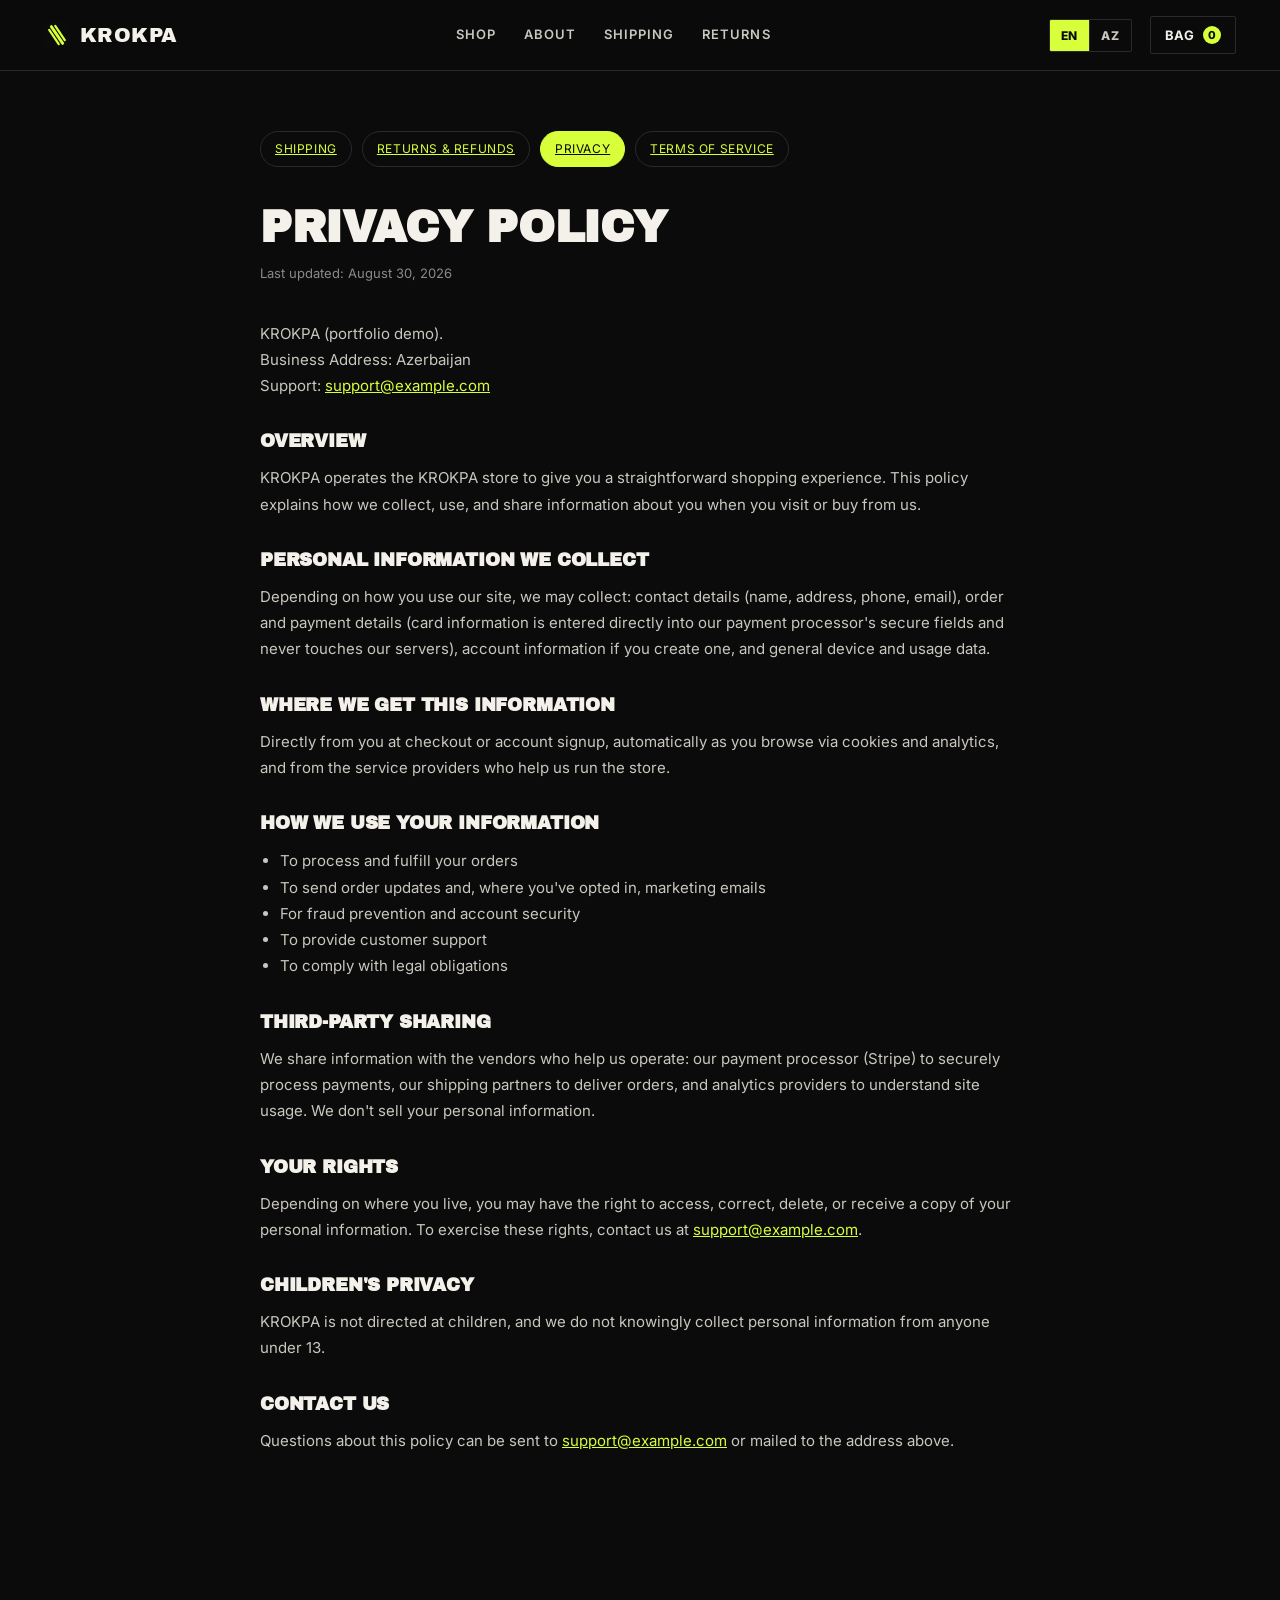
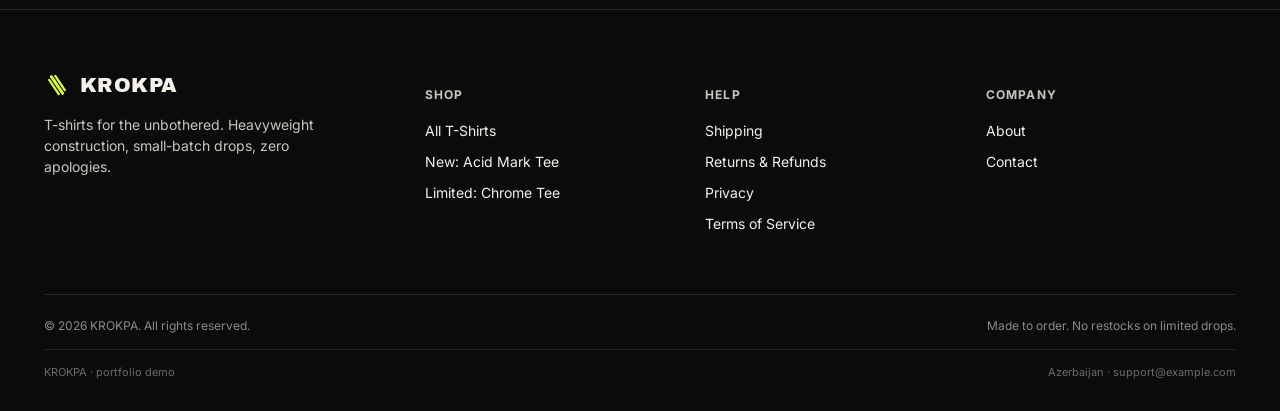
<file: policies/privacy.html>
<!DOCTYPE html>
<html lang="en">
<head>
<meta charset="UTF-8" />
<meta name="viewport" content="width=device-width, initial-scale=1.0" />
<title>Privacy Policy — KROKPA</title>
<link rel="icon" type="image/svg+xml" href="../assets/mark.svg" />
<link rel="preconnect" href="https://fonts.googleapis.com">
<link rel="preconnect" href="https://fonts.gstatic.com" crossorigin>
<link href="https://fonts.googleapis.com/css2?family=Archivo+Black&family=Inter:wght@400;500;600;700;800&display=swap" rel="stylesheet">
<link rel="stylesheet" href="../css/style.css?v=2" />
</head>
<body>

<header class="site">
  <div class="nav">
    <a href="../index.html" class="brand-lockup">
      <svg viewBox="0 0 64 64"><rect width="64" height="64" rx="10" fill="#0b0b0c"/><g transform="translate(32,32) rotate(-34)" stroke="#d7ff3a" stroke-linecap="round"><line x1="-9" y1="-21" x2="-9" y2="21" stroke-width="5.5"/><line x1="0" y1="-25" x2="0" y2="25" stroke-width="7"/><line x1="9" y1="-21" x2="9" y2="21" stroke-width="5.5"/></g></svg>
      <span class="word">KROKPA</span>
    </a>
    <nav class="nav__links">
      <a href="../index.html#shop" data-i18n="nav.shop">Shop</a>
      <a href="../about.html" data-i18n="nav.about">About</a>
      <a href="shipping.html" data-i18n="nav.shipping">Shipping</a>
      <a href="returns.html" data-i18n="nav.returns">Returns</a>
    </nav>
    <div class="nav__right">
      <div data-lang-switch-slot></div>
      <button class="cart-btn" id="cartBtn"><span data-i18n="nav.bag">Bag</span> <span class="cart-count" data-cart-count>0</span></button>
    </div>
  </div>
</header>

<main class="wrap policy">
  <div class="policy-nav">
    <a href="shipping.html" data-i18n="nav.shipping">Shipping</a>
    <a href="returns.html" data-i18n="footer.returns_refunds">Returns &amp; Refunds</a>
    <a href="privacy.html" class="active" data-i18n="footer.privacy">Privacy</a>
    <a href="terms.html" data-i18n="footer.terms">Terms of Service</a>
  </div>

  <h1 data-i18n="pprivacy.h1">Privacy Policy</h1>
  <p class="updated" data-i18n="policy.updated">Last updated: August 30, 2026</p>
  <p data-i18n="policy.business_block">KROKPA (portfolio demo).<br>
  Business Address: Azerbaijan<br>
   &middot; Phone: <br>
  Support: <a href="mailto:support@example.com">support@example.com</a></p>

  <h2 data-i18n="pprivacy.overview_h2">Overview</h2>
  <p data-i18n="pprivacy.overview_p">KROKPA operates the KROKPA store to give you a straightforward shopping experience. This policy explains how we collect, use, and share information about you when you visit or buy from us.</p>

  <h2 data-i18n="pprivacy.collect_h2">Personal Information We Collect</h2>
  <p data-i18n="pprivacy.collect_p">Depending on how you use our site, we may collect: contact details (name, address, phone, email), order and payment details (card information is entered directly into our payment processor's secure fields and never touches our servers), account information if you create one, and general device and usage data.</p>

  <h2 data-i18n="pprivacy.source_h2">Where We Get This Information</h2>
  <p data-i18n="pprivacy.source_p">Directly from you at checkout or account signup, automatically as you browse via cookies and analytics, and from the service providers who help us run the store.</p>

  <h2 data-i18n="pprivacy.use_h2">How We Use Your Information</h2>
  <ul>
    <li data-i18n="pprivacy.use_li1">To process and fulfill your orders</li>
    <li data-i18n="pprivacy.use_li2">To send order updates and, where you've opted in, marketing emails</li>
    <li data-i18n="pprivacy.use_li3">For fraud prevention and account security</li>
    <li data-i18n="pprivacy.use_li4">To provide customer support</li>
    <li data-i18n="pprivacy.use_li5">To comply with legal obligations</li>
  </ul>

  <h2 data-i18n="pprivacy.share_h2">Third-Party Sharing</h2>
  <p data-i18n="pprivacy.share_p">We share information with the vendors who help us operate: our payment processor (Stripe) to securely process payments, our shipping partners to deliver orders, and analytics providers to understand site usage. We don't sell your personal information.</p>

  <h2 data-i18n="pprivacy.rights_h2">Your Rights</h2>
  <p data-i18n="pprivacy.rights_p">Depending on where you live, you may have the right to access, correct, delete, or receive a copy of your personal information. To exercise these rights, contact us at <a href="mailto:support@example.com">support@example.com</a>.</p>

  <h2 data-i18n="pprivacy.children_h2">Children's Privacy</h2>
  <p data-i18n="pprivacy.children_p">KROKPA is not directed at children, and we do not knowingly collect personal information from anyone under 13.</p>

  <h2 data-i18n="policy.contact_h2">Contact Us</h2>
  <p data-i18n="pprivacy.contact_p">Questions about this policy can be sent to <a href="mailto:support@example.com">support@example.com</a> or mailed to the address above.</p>
</main>

<footer class="site">
  <div class="wrap">
    <div class="foot__grid">
      <div class="foot__brand">
        <div class="brand-lockup">
          <svg viewBox="0 0 64 64" style="height:26px;"><rect width="64" height="64" rx="10" fill="#0b0b0c"/><g transform="translate(32,32) rotate(-34)" stroke="#d7ff3a" stroke-linecap="round"><line x1="-9" y1="-21" x2="-9" y2="21" stroke-width="5.5"/><line x1="0" y1="-25" x2="0" y2="25" stroke-width="7"/><line x1="9" y1="-21" x2="9" y2="21" stroke-width="5.5"/></g></svg>
          <span class="word">KROKPA</span>
        </div>
        <p data-i18n="footer.tagline">T-shirts for the unbothered. Heavyweight construction, small-batch drops, zero apologies.</p>
      </div>
      <div class="foot__col">
        <h4 data-i18n="footer.shop_h4">Shop</h4>
        <a href="../index.html#shop" data-i18n="footer.shop_all_tees">All T-Shirts</a>
        <a href="../product.html?id=acid-drop" data-i18n="footer.new_acid">New: Acid Mark Tee</a>
        <a href="../product.html?id=chrome" data-i18n="footer.limited_chrome">Limited: Chrome Tee</a>
      </div>
      <div class="foot__col">
        <h4 data-i18n="footer.help_h4">Help</h4>
        <a href="shipping.html" data-i18n="nav.shipping">Shipping</a>
        <a href="returns.html" data-i18n="footer.returns_refunds">Returns &amp; Refunds</a>
        <a href="privacy.html" data-i18n="footer.privacy">Privacy</a>
        <a href="terms.html" data-i18n="footer.terms">Terms of Service</a>
      </div>
      <div class="foot__col">
        <h4 data-i18n="footer.company_h4">Company</h4>
        <a href="../about.html" data-i18n="nav.about">About</a>
        <a href="mailto:support@example.com" data-i18n="footer.contact">Contact</a>
      </div>
    </div>
    <div class="foot__bottom">
      <span data-i18n="footer.copyright">&copy; 2026 KROKPA. All rights reserved.</span>
      <span data-i18n="footer.madetoorder_other">Made to order. No restocks on limited drops.</span>
    </div>
    <div class="foot__legal">
      <span data-i18n="footer.legal_taxid">KROKPA &middot; portfolio demo</span>
      <span data-i18n="footer.legal_address">Azerbaijan &middot; support@example.com</span>
    </div>
  </div>
</footer>

<div class="overlay" id="cartOverlay"></div>
<div class="drawer" id="cartDrawer">
  <div class="drawer__head"><h3 data-i18n="cart.title">Your Bag</h3><button class="drawer__close" id="cartClose">&times;</button></div>
  <div class="drawer__items" id="drawerItems"></div>
  <div class="drawer__foot" id="drawerFoot" style="display:none;">
    <div class="drawer__subtotal"><span data-i18n="cart.subtotal">Subtotal</span><span id="drawerSubtotal">₼0.00</span></div>
    <a href="../checkout.html" class="btn btn-primary btn-block" data-i18n="cart.checkout_btn">Checkout</a>
  </div>
</div>

<script src="../js/hats.js?v=2"></script>
<script src="../js/i18n.js"></script>
<script src="../js/main.js"></script>
</body>
</html>
</file>
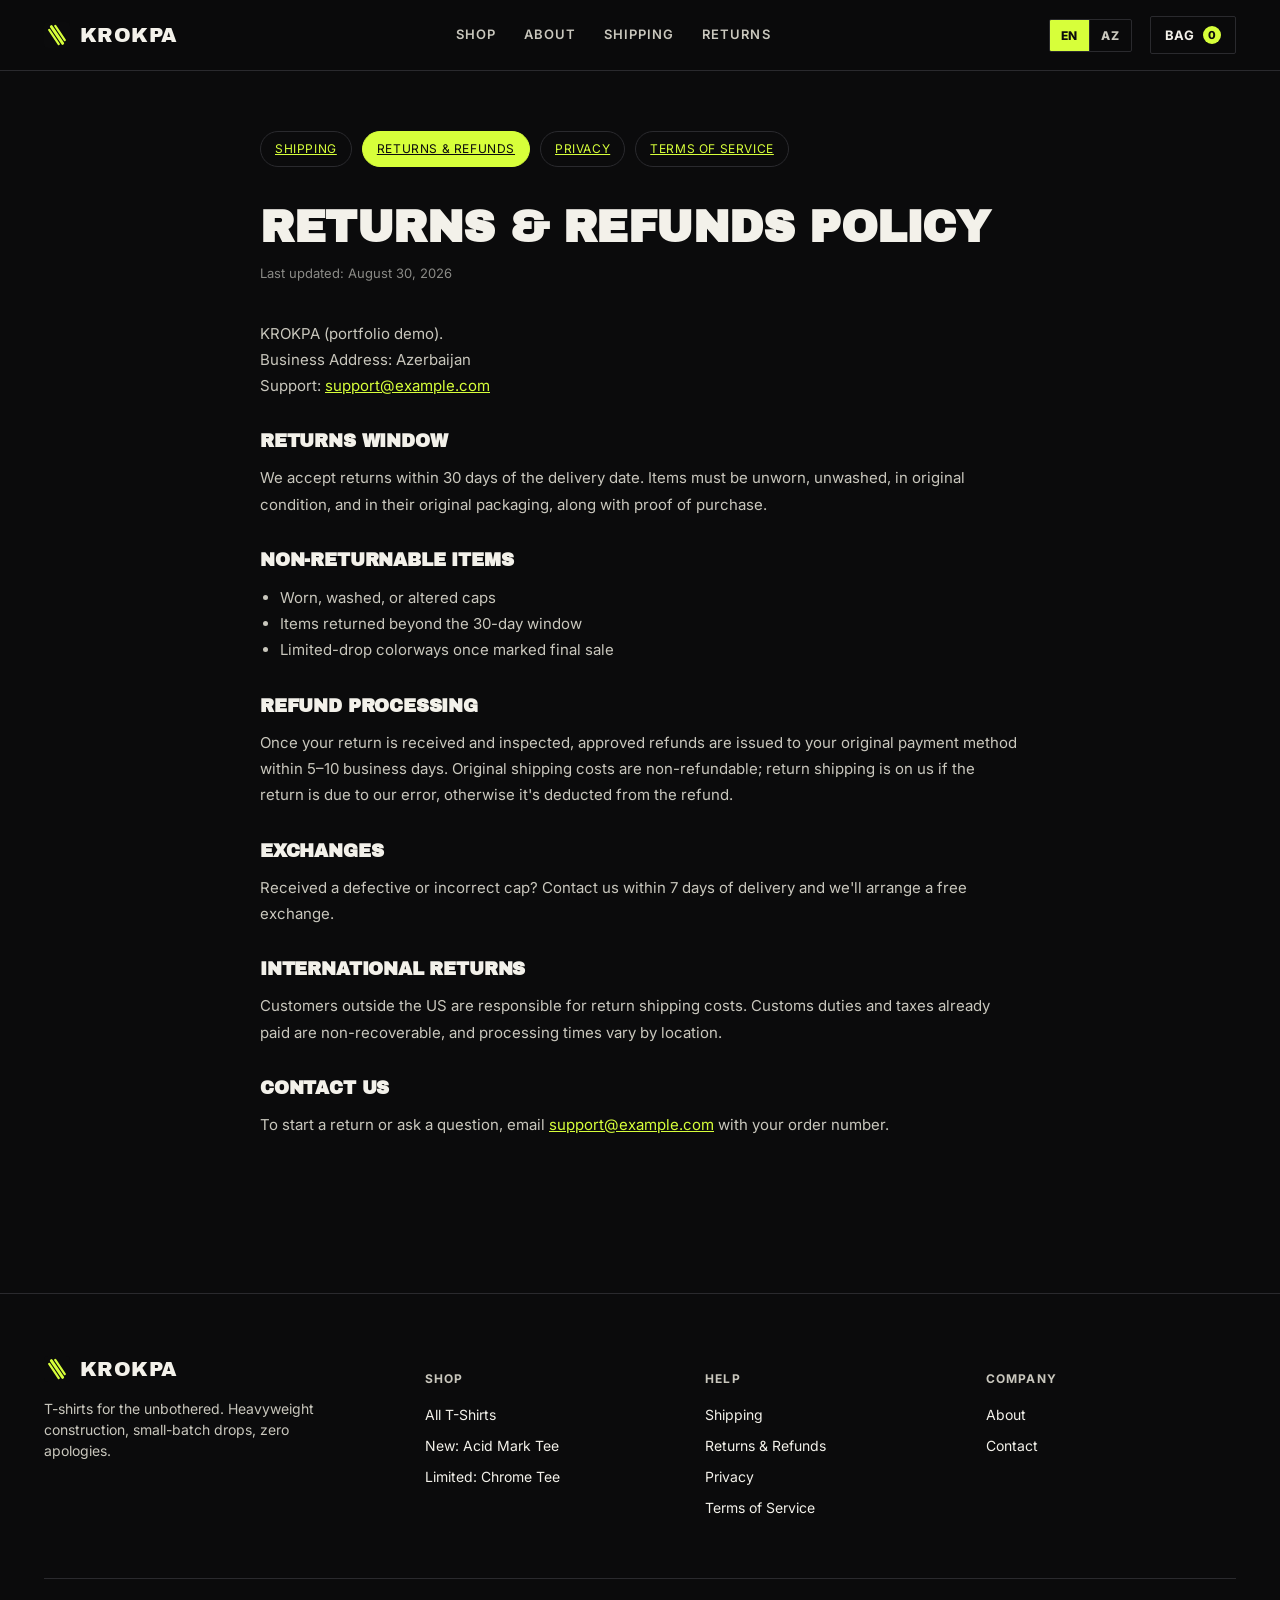
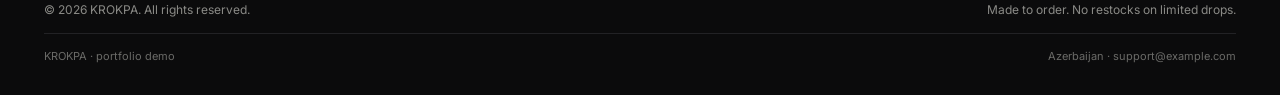
<file: policies/returns.html>
<!DOCTYPE html>
<html lang="en">
<head>
<meta charset="UTF-8" />
<meta name="viewport" content="width=device-width, initial-scale=1.0" />
<title>Returns &amp; Refunds — KROKPA</title>
<link rel="icon" type="image/svg+xml" href="../assets/mark.svg" />
<link rel="preconnect" href="https://fonts.googleapis.com">
<link rel="preconnect" href="https://fonts.gstatic.com" crossorigin>
<link href="https://fonts.googleapis.com/css2?family=Archivo+Black&family=Inter:wght@400;500;600;700;800&display=swap" rel="stylesheet">
<link rel="stylesheet" href="../css/style.css?v=2" />
</head>
<body>

<header class="site">
  <div class="nav">
    <a href="../index.html" class="brand-lockup">
      <svg viewBox="0 0 64 64"><rect width="64" height="64" rx="10" fill="#0b0b0c"/><g transform="translate(32,32) rotate(-34)" stroke="#d7ff3a" stroke-linecap="round"><line x1="-9" y1="-21" x2="-9" y2="21" stroke-width="5.5"/><line x1="0" y1="-25" x2="0" y2="25" stroke-width="7"/><line x1="9" y1="-21" x2="9" y2="21" stroke-width="5.5"/></g></svg>
      <span class="word">KROKPA</span>
    </a>
    <nav class="nav__links">
      <a href="../index.html#shop" data-i18n="nav.shop">Shop</a>
      <a href="../about.html" data-i18n="nav.about">About</a>
      <a href="shipping.html" data-i18n="nav.shipping">Shipping</a>
      <a href="returns.html" data-i18n="nav.returns">Returns</a>
    </nav>
    <div class="nav__right">
      <div data-lang-switch-slot></div>
      <button class="cart-btn" id="cartBtn"><span data-i18n="nav.bag">Bag</span> <span class="cart-count" data-cart-count>0</span></button>
    </div>
  </div>
</header>

<main class="wrap policy">
  <div class="policy-nav">
    <a href="shipping.html" data-i18n="nav.shipping">Shipping</a>
    <a href="returns.html" class="active" data-i18n="footer.returns_refunds">Returns &amp; Refunds</a>
    <a href="privacy.html" data-i18n="footer.privacy">Privacy</a>
    <a href="terms.html" data-i18n="footer.terms">Terms of Service</a>
  </div>

  <h1 data-i18n="preturns.h1">Returns &amp; Refunds Policy</h1>
  <p class="updated" data-i18n="policy.updated">Last updated: August 30, 2026</p>
  <p data-i18n="policy.business_block">KROKPA (portfolio demo).<br>
  Business Address: Azerbaijan<br>
   &middot; Phone: <br>
  Support: <a href="mailto:support@example.com">support@example.com</a></p>

  <h2 data-i18n="preturns.window_h2">Returns Window</h2>
  <p data-i18n="preturns.window_p">We accept returns within 30 days of the delivery date. Items must be unworn, unwashed, in original condition, and in their original packaging, along with proof of purchase.</p>

  <h2 data-i18n="preturns.nonreturn_h2">Non-Returnable Items</h2>
  <ul>
    <li data-i18n="preturns.nonreturn_li1">Worn, washed, or altered caps</li>
    <li data-i18n="preturns.nonreturn_li2">Items returned beyond the 30-day window</li>
    <li data-i18n="preturns.nonreturn_li3">Limited-drop colorways once marked final sale</li>
  </ul>

  <h2 data-i18n="preturns.refund_h2">Refund Processing</h2>
  <p data-i18n="preturns.refund_p">Once your return is received and inspected, approved refunds are issued to your original payment method within 5–10 business days. Original shipping costs are non-refundable; return shipping is on us if the return is due to our error, otherwise it's deducted from the refund.</p>

  <h2 data-i18n="preturns.exchange_h2">Exchanges</h2>
  <p data-i18n="preturns.exchange_p">Received a defective or incorrect cap? Contact us within 7 days of delivery and we'll arrange a free exchange.</p>

  <h2 data-i18n="preturns.intl_h2">International Returns</h2>
  <p data-i18n="preturns.intl_p">Customers outside the US are responsible for return shipping costs. Customs duties and taxes already paid are non-recoverable, and processing times vary by location.</p>

  <h2 data-i18n="policy.contact_h2">Contact Us</h2>
  <p data-i18n="preturns.contact_p">To start a return or ask a question, email <a href="mailto:support@example.com">support@example.com</a> with your order number.</p>
</main>

<footer class="site">
  <div class="wrap">
    <div class="foot__grid">
      <div class="foot__brand">
        <div class="brand-lockup">
          <svg viewBox="0 0 64 64" style="height:26px;"><rect width="64" height="64" rx="10" fill="#0b0b0c"/><g transform="translate(32,32) rotate(-34)" stroke="#d7ff3a" stroke-linecap="round"><line x1="-9" y1="-21" x2="-9" y2="21" stroke-width="5.5"/><line x1="0" y1="-25" x2="0" y2="25" stroke-width="7"/><line x1="9" y1="-21" x2="9" y2="21" stroke-width="5.5"/></g></svg>
          <span class="word">KROKPA</span>
        </div>
        <p data-i18n="footer.tagline">T-shirts for the unbothered. Heavyweight construction, small-batch drops, zero apologies.</p>
      </div>
      <div class="foot__col">
        <h4 data-i18n="footer.shop_h4">Shop</h4>
        <a href="../index.html#shop" data-i18n="footer.shop_all_tees">All T-Shirts</a>
        <a href="../product.html?id=acid-drop" data-i18n="footer.new_acid">New: Acid Mark Tee</a>
        <a href="../product.html?id=chrome" data-i18n="footer.limited_chrome">Limited: Chrome Tee</a>
      </div>
      <div class="foot__col">
        <h4 data-i18n="footer.help_h4">Help</h4>
        <a href="shipping.html" data-i18n="nav.shipping">Shipping</a>
        <a href="returns.html" data-i18n="footer.returns_refunds">Returns &amp; Refunds</a>
        <a href="privacy.html" data-i18n="footer.privacy">Privacy</a>
        <a href="terms.html" data-i18n="footer.terms">Terms of Service</a>
      </div>
      <div class="foot__col">
        <h4 data-i18n="footer.company_h4">Company</h4>
        <a href="../about.html" data-i18n="nav.about">About</a>
        <a href="mailto:support@example.com" data-i18n="footer.contact">Contact</a>
      </div>
    </div>
    <div class="foot__bottom">
      <span data-i18n="footer.copyright">&copy; 2026 KROKPA. All rights reserved.</span>
      <span data-i18n="footer.madetoorder_other">Made to order. No restocks on limited drops.</span>
    </div>
    <div class="foot__legal">
      <span data-i18n="footer.legal_taxid">KROKPA &middot; portfolio demo</span>
      <span data-i18n="footer.legal_address">Azerbaijan &middot; support@example.com</span>
    </div>
  </div>
</footer>

<div class="overlay" id="cartOverlay"></div>
<div class="drawer" id="cartDrawer">
  <div class="drawer__head"><h3 data-i18n="cart.title">Your Bag</h3><button class="drawer__close" id="cartClose">&times;</button></div>
  <div class="drawer__items" id="drawerItems"></div>
  <div class="drawer__foot" id="drawerFoot" style="display:none;">
    <div class="drawer__subtotal"><span data-i18n="cart.subtotal">Subtotal</span><span id="drawerSubtotal">₼0.00</span></div>
    <a href="../checkout.html" class="btn btn-primary btn-block" data-i18n="cart.checkout_btn">Checkout</a>
  </div>
</div>

<script src="../js/hats.js?v=2"></script>
<script src="../js/i18n.js"></script>
<script src="../js/main.js"></script>
</body>
</html>
</file>
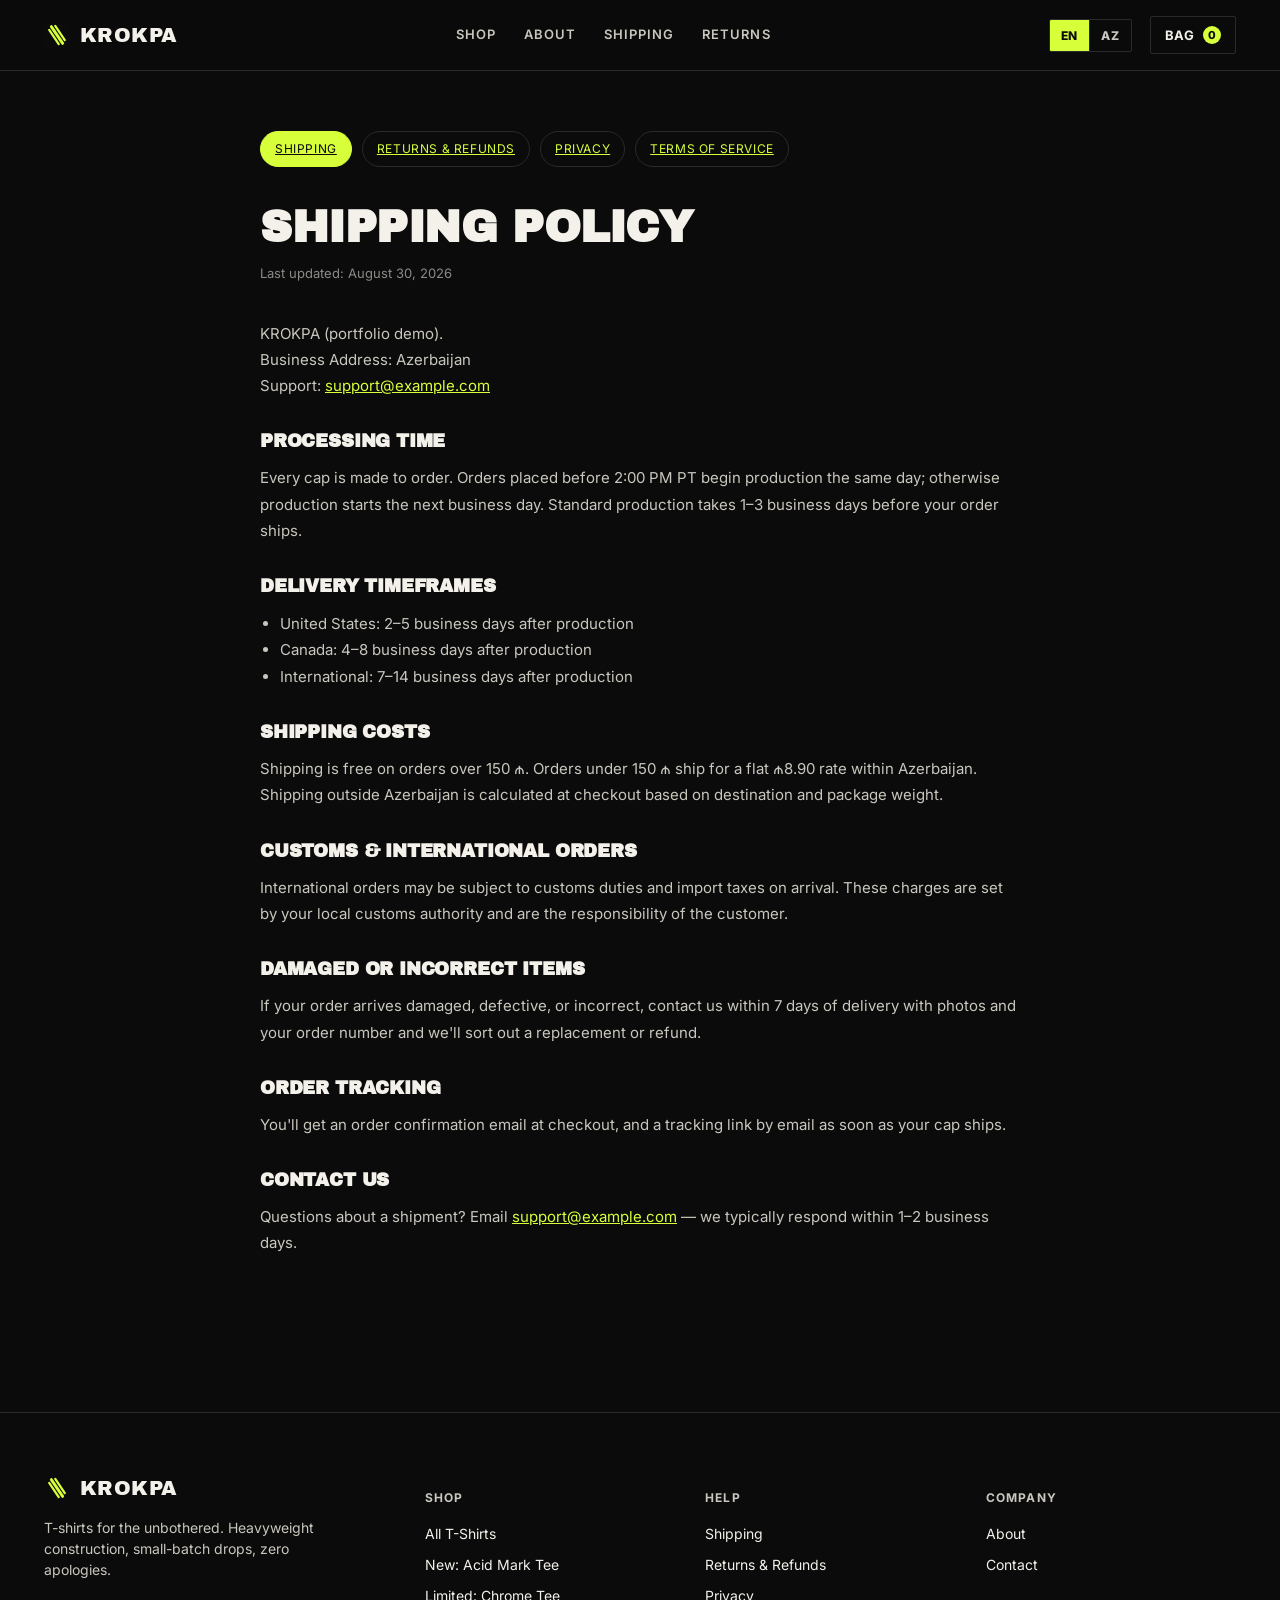
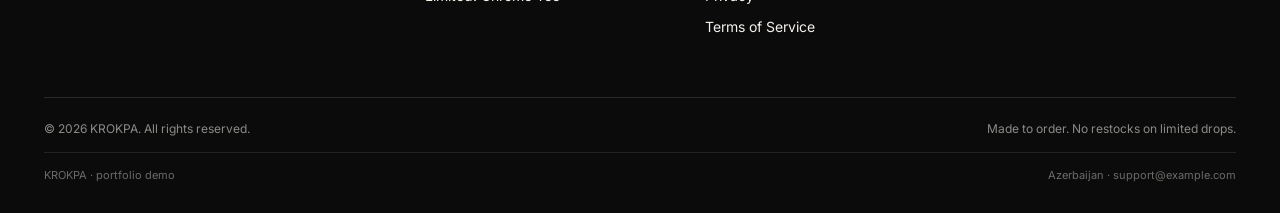
<file: policies/shipping.html>
<!DOCTYPE html>
<html lang="en">
<head>
<meta charset="UTF-8" />
<meta name="viewport" content="width=device-width, initial-scale=1.0" />
<title>Shipping Policy — KROKPA</title>
<link rel="icon" type="image/svg+xml" href="../assets/mark.svg" />
<link rel="preconnect" href="https://fonts.googleapis.com">
<link rel="preconnect" href="https://fonts.gstatic.com" crossorigin>
<link href="https://fonts.googleapis.com/css2?family=Archivo+Black&family=Inter:wght@400;500;600;700;800&display=swap" rel="stylesheet">
<link rel="stylesheet" href="../css/style.css?v=2" />
</head>
<body>

<header class="site">
  <div class="nav">
    <a href="../index.html" class="brand-lockup">
      <svg viewBox="0 0 64 64"><rect width="64" height="64" rx="10" fill="#0b0b0c"/><g transform="translate(32,32) rotate(-34)" stroke="#d7ff3a" stroke-linecap="round"><line x1="-9" y1="-21" x2="-9" y2="21" stroke-width="5.5"/><line x1="0" y1="-25" x2="0" y2="25" stroke-width="7"/><line x1="9" y1="-21" x2="9" y2="21" stroke-width="5.5"/></g></svg>
      <span class="word">KROKPA</span>
    </a>
    <nav class="nav__links">
      <a href="../index.html#shop" data-i18n="nav.shop">Shop</a>
      <a href="../about.html" data-i18n="nav.about">About</a>
      <a href="shipping.html" data-i18n="nav.shipping">Shipping</a>
      <a href="returns.html" data-i18n="nav.returns">Returns</a>
    </nav>
    <div class="nav__right">
      <div data-lang-switch-slot></div>
      <button class="cart-btn" id="cartBtn"><span data-i18n="nav.bag">Bag</span> <span class="cart-count" data-cart-count>0</span></button>
    </div>
  </div>
</header>

<main class="wrap policy">
  <div class="policy-nav">
    <a href="shipping.html" class="active" data-i18n="nav.shipping">Shipping</a>
    <a href="returns.html" data-i18n="footer.returns_refunds">Returns &amp; Refunds</a>
    <a href="privacy.html" data-i18n="footer.privacy">Privacy</a>
    <a href="terms.html" data-i18n="footer.terms">Terms of Service</a>
  </div>

  <h1 data-i18n="pshipping.h1">Shipping Policy</h1>
  <p class="updated" data-i18n="policy.updated">Last updated: August 30, 2026</p>
  <p data-i18n="policy.business_block">KROKPA (portfolio demo).<br>
  Business Address: Azerbaijan<br>
   &middot; Phone: <br>
  Support: <a href="mailto:support@example.com">support@example.com</a></p>

  <h2 data-i18n="pshipping.processing_h2">Processing Time</h2>
  <p data-i18n="pshipping.processing_p">Every cap is made to order. Orders placed before 2:00 PM PT begin production the same day; otherwise production starts the next business day. Standard production takes 1–3 business days before your order ships.</p>

  <h2 data-i18n="pshipping.delivery_h2">Delivery Timeframes</h2>
  <ul>
    <li data-i18n="pshipping.delivery_li1">United States: 2–5 business days after production</li>
    <li data-i18n="pshipping.delivery_li2">Canada: 4–8 business days after production</li>
    <li data-i18n="pshipping.delivery_li3">International: 7–14 business days after production</li>
  </ul>

  <h2 data-i18n="pshipping.costs_h2">Shipping Costs</h2>
  <p data-i18n="pshipping.costs_p">Shipping is free on orders over 150 ₼. Orders under 150 ₼ ship for a flat ₼8.90 rate within Azerbaijan. Shipping outside Azerbaijan is calculated at checkout based on destination and package weight.</p>

  <h2 data-i18n="pshipping.customs_h2">Customs &amp; International Orders</h2>
  <p data-i18n="pshipping.customs_p">International orders may be subject to customs duties and import taxes on arrival. These charges are set by your local customs authority and are the responsibility of the customer.</p>

  <h2 data-i18n="pshipping.damaged_h2">Damaged or Incorrect Items</h2>
  <p data-i18n="pshipping.damaged_p">If your order arrives damaged, defective, or incorrect, contact us within 7 days of delivery with photos and your order number and we'll sort out a replacement or refund.</p>

  <h2 data-i18n="pshipping.tracking_h2">Order Tracking</h2>
  <p data-i18n="pshipping.tracking_p">You'll get an order confirmation email at checkout, and a tracking link by email as soon as your cap ships.</p>

  <h2 data-i18n="policy.contact_h2">Contact Us</h2>
  <p data-i18n="pshipping.contact_p">Questions about a shipment? Email <a href="mailto:support@example.com">support@example.com</a> — we typically respond within 1–2 business days.</p>
</main>

<footer class="site">
  <div class="wrap">
    <div class="foot__grid">
      <div class="foot__brand">
        <div class="brand-lockup">
          <svg viewBox="0 0 64 64" style="height:26px;"><rect width="64" height="64" rx="10" fill="#0b0b0c"/><g transform="translate(32,32) rotate(-34)" stroke="#d7ff3a" stroke-linecap="round"><line x1="-9" y1="-21" x2="-9" y2="21" stroke-width="5.5"/><line x1="0" y1="-25" x2="0" y2="25" stroke-width="7"/><line x1="9" y1="-21" x2="9" y2="21" stroke-width="5.5"/></g></svg>
          <span class="word">KROKPA</span>
        </div>
        <p data-i18n="footer.tagline">T-shirts for the unbothered. Heavyweight construction, small-batch drops, zero apologies.</p>
      </div>
      <div class="foot__col">
        <h4 data-i18n="footer.shop_h4">Shop</h4>
        <a href="../index.html#shop" data-i18n="footer.shop_all_tees">All T-Shirts</a>
        <a href="../product.html?id=acid-drop" data-i18n="footer.new_acid">New: Acid Mark Tee</a>
        <a href="../product.html?id=chrome" data-i18n="footer.limited_chrome">Limited: Chrome Tee</a>
      </div>
      <div class="foot__col">
        <h4 data-i18n="footer.help_h4">Help</h4>
        <a href="shipping.html" data-i18n="nav.shipping">Shipping</a>
        <a href="returns.html" data-i18n="footer.returns_refunds">Returns &amp; Refunds</a>
        <a href="privacy.html" data-i18n="footer.privacy">Privacy</a>
        <a href="terms.html" data-i18n="footer.terms">Terms of Service</a>
      </div>
      <div class="foot__col">
        <h4 data-i18n="footer.company_h4">Company</h4>
        <a href="../about.html" data-i18n="nav.about">About</a>
        <a href="mailto:support@example.com" data-i18n="footer.contact">Contact</a>
      </div>
    </div>
    <div class="foot__bottom">
      <span data-i18n="footer.copyright">&copy; 2026 KROKPA. All rights reserved.</span>
      <span data-i18n="footer.madetoorder_other">Made to order. No restocks on limited drops.</span>
    </div>
    <div class="foot__legal">
      <span data-i18n="footer.legal_taxid">KROKPA &middot; portfolio demo</span>
      <span data-i18n="footer.legal_address">Azerbaijan &middot; support@example.com</span>
    </div>
  </div>
</footer>

<div class="overlay" id="cartOverlay"></div>
<div class="drawer" id="cartDrawer">
  <div class="drawer__head"><h3 data-i18n="cart.title">Your Bag</h3><button class="drawer__close" id="cartClose">&times;</button></div>
  <div class="drawer__items" id="drawerItems"></div>
  <div class="drawer__foot" id="drawerFoot" style="display:none;">
    <div class="drawer__subtotal"><span data-i18n="cart.subtotal">Subtotal</span><span id="drawerSubtotal">₼0.00</span></div>
    <a href="../checkout.html" class="btn btn-primary btn-block" data-i18n="cart.checkout_btn">Checkout</a>
  </div>
</div>

<script src="../js/hats.js?v=2"></script>
<script src="../js/i18n.js"></script>
<script src="../js/main.js"></script>
</body>
</html>
</file>
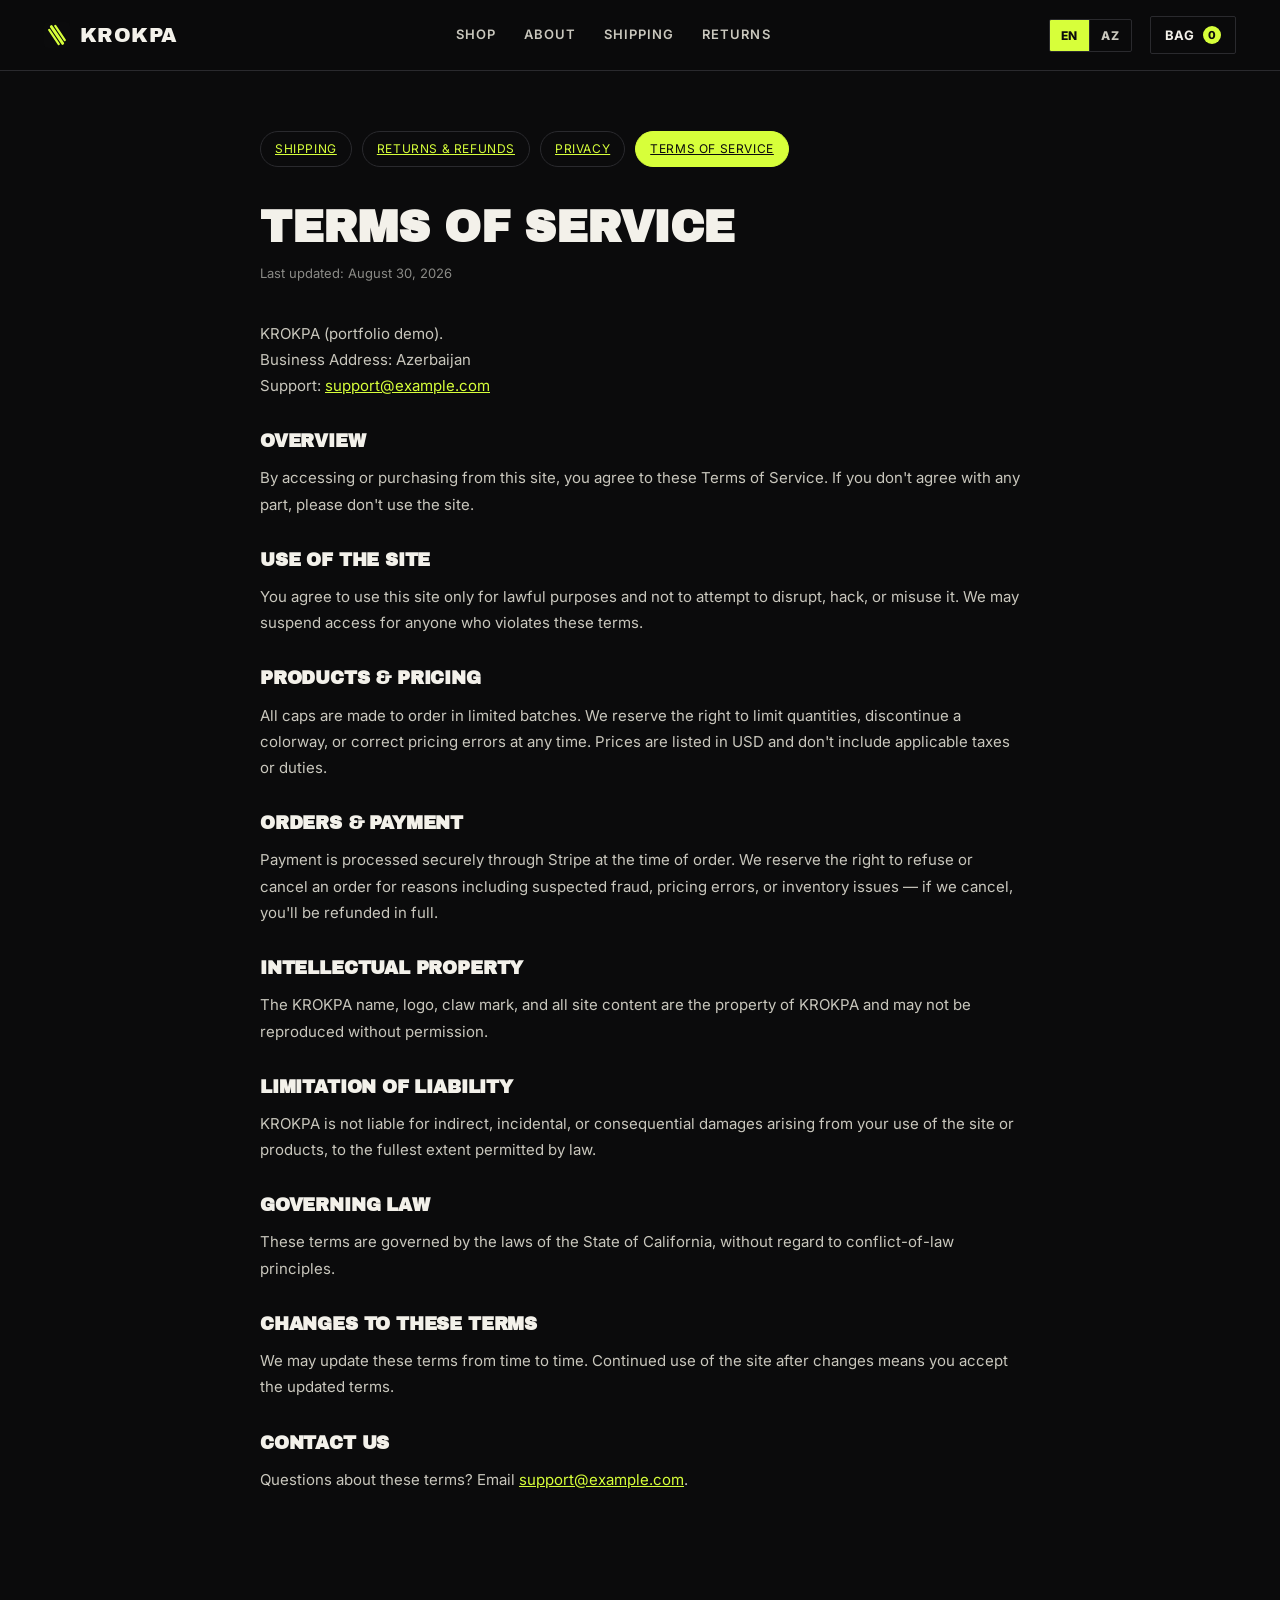
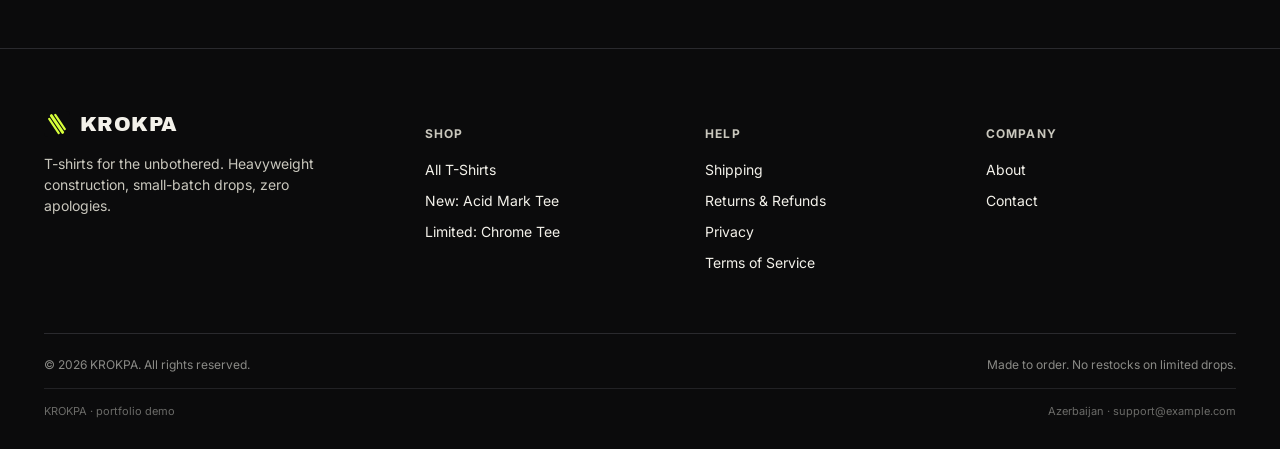
<file: policies/terms.html>
<!DOCTYPE html>
<html lang="en">
<head>
<meta charset="UTF-8" />
<meta name="viewport" content="width=device-width, initial-scale=1.0" />
<title>Terms of Service — KROKPA</title>
<link rel="icon" type="image/svg+xml" href="../assets/mark.svg" />
<link rel="preconnect" href="https://fonts.googleapis.com">
<link rel="preconnect" href="https://fonts.gstatic.com" crossorigin>
<link href="https://fonts.googleapis.com/css2?family=Archivo+Black&family=Inter:wght@400;500;600;700;800&display=swap" rel="stylesheet">
<link rel="stylesheet" href="../css/style.css?v=2" />
</head>
<body>

<header class="site">
  <div class="nav">
    <a href="../index.html" class="brand-lockup">
      <svg viewBox="0 0 64 64"><rect width="64" height="64" rx="10" fill="#0b0b0c"/><g transform="translate(32,32) rotate(-34)" stroke="#d7ff3a" stroke-linecap="round"><line x1="-9" y1="-21" x2="-9" y2="21" stroke-width="5.5"/><line x1="0" y1="-25" x2="0" y2="25" stroke-width="7"/><line x1="9" y1="-21" x2="9" y2="21" stroke-width="5.5"/></g></svg>
      <span class="word">KROKPA</span>
    </a>
    <nav class="nav__links">
      <a href="../index.html#shop" data-i18n="nav.shop">Shop</a>
      <a href="../about.html" data-i18n="nav.about">About</a>
      <a href="shipping.html" data-i18n="nav.shipping">Shipping</a>
      <a href="returns.html" data-i18n="nav.returns">Returns</a>
    </nav>
    <div class="nav__right">
      <div data-lang-switch-slot></div>
      <button class="cart-btn" id="cartBtn"><span data-i18n="nav.bag">Bag</span> <span class="cart-count" data-cart-count>0</span></button>
    </div>
  </div>
</header>

<main class="wrap policy">
  <div class="policy-nav">
    <a href="shipping.html" data-i18n="nav.shipping">Shipping</a>
    <a href="returns.html" data-i18n="footer.returns_refunds">Returns &amp; Refunds</a>
    <a href="privacy.html" data-i18n="footer.privacy">Privacy</a>
    <a href="terms.html" class="active" data-i18n="footer.terms">Terms of Service</a>
  </div>

  <h1 data-i18n="pterms.h1">Terms of Service</h1>
  <p class="updated" data-i18n="policy.updated">Last updated: August 30, 2026</p>
  <p data-i18n="policy.business_block">KROKPA (portfolio demo).<br>
  Business Address: Azerbaijan<br>
   &middot; Phone: <br>
  Support: <a href="mailto:support@example.com">support@example.com</a></p>

  <h2 data-i18n="pterms.overview_h2">Overview</h2>
  <p data-i18n="pterms.overview_p">By accessing or purchasing from this site, you agree to these Terms of Service. If you don't agree with any part, please don't use the site.</p>

  <h2 data-i18n="pterms.use_h2">Use of the Site</h2>
  <p data-i18n="pterms.use_p">You agree to use this site only for lawful purposes and not to attempt to disrupt, hack, or misuse it. We may suspend access for anyone who violates these terms.</p>

  <h2 data-i18n="pterms.products_h2">Products &amp; Pricing</h2>
  <p data-i18n="pterms.products_p">All caps are made to order in limited batches. We reserve the right to limit quantities, discontinue a colorway, or correct pricing errors at any time. Prices are listed in USD and don't include applicable taxes or duties.</p>

  <h2 data-i18n="pterms.orders_h2">Orders &amp; Payment</h2>
  <p data-i18n="pterms.orders_p">Payment is processed securely through Stripe at the time of order. We reserve the right to refuse or cancel an order for reasons including suspected fraud, pricing errors, or inventory issues — if we cancel, you'll be refunded in full.</p>

  <h2 data-i18n="pterms.ip_h2">Intellectual Property</h2>
  <p data-i18n="pterms.ip_p">The KROKPA name, logo, claw mark, and all site content are the property of KROKPA and may not be reproduced without permission.</p>

  <h2 data-i18n="pterms.liability_h2">Limitation of Liability</h2>
  <p data-i18n="pterms.liability_p">KROKPA is not liable for indirect, incidental, or consequential damages arising from your use of the site or products, to the fullest extent permitted by law.</p>

  <h2 data-i18n="pterms.law_h2">Governing Law</h2>
  <p data-i18n="pterms.law_p">These terms are governed by the laws of the State of California, without regard to conflict-of-law principles.</p>

  <h2 data-i18n="pterms.changes_h2">Changes to These Terms</h2>
  <p data-i18n="pterms.changes_p">We may update these terms from time to time. Continued use of the site after changes means you accept the updated terms.</p>

  <h2 data-i18n="policy.contact_h2">Contact Us</h2>
  <p data-i18n="pterms.contact_p">Questions about these terms? Email <a href="mailto:support@example.com">support@example.com</a>.</p>
</main>

<footer class="site">
  <div class="wrap">
    <div class="foot__grid">
      <div class="foot__brand">
        <div class="brand-lockup">
          <svg viewBox="0 0 64 64" style="height:26px;"><rect width="64" height="64" rx="10" fill="#0b0b0c"/><g transform="translate(32,32) rotate(-34)" stroke="#d7ff3a" stroke-linecap="round"><line x1="-9" y1="-21" x2="-9" y2="21" stroke-width="5.5"/><line x1="0" y1="-25" x2="0" y2="25" stroke-width="7"/><line x1="9" y1="-21" x2="9" y2="21" stroke-width="5.5"/></g></svg>
          <span class="word">KROKPA</span>
        </div>
        <p data-i18n="footer.tagline">T-shirts for the unbothered. Heavyweight construction, small-batch drops, zero apologies.</p>
      </div>
      <div class="foot__col">
        <h4 data-i18n="footer.shop_h4">Shop</h4>
        <a href="../index.html#shop" data-i18n="footer.shop_all_tees">All T-Shirts</a>
        <a href="../product.html?id=acid-drop" data-i18n="footer.new_acid">New: Acid Mark Tee</a>
        <a href="../product.html?id=chrome" data-i18n="footer.limited_chrome">Limited: Chrome Tee</a>
      </div>
      <div class="foot__col">
        <h4 data-i18n="footer.help_h4">Help</h4>
        <a href="shipping.html" data-i18n="nav.shipping">Shipping</a>
        <a href="returns.html" data-i18n="footer.returns_refunds">Returns &amp; Refunds</a>
        <a href="privacy.html" data-i18n="footer.privacy">Privacy</a>
        <a href="terms.html" data-i18n="footer.terms">Terms of Service</a>
      </div>
      <div class="foot__col">
        <h4 data-i18n="footer.company_h4">Company</h4>
        <a href="../about.html" data-i18n="nav.about">About</a>
        <a href="mailto:support@example.com" data-i18n="footer.contact">Contact</a>
      </div>
    </div>
    <div class="foot__bottom">
      <span data-i18n="footer.copyright">&copy; 2026 KROKPA. All rights reserved.</span>
      <span data-i18n="footer.madetoorder_other">Made to order. No restocks on limited drops.</span>
    </div>
    <div class="foot__legal">
      <span data-i18n="footer.legal_taxid">KROKPA &middot; portfolio demo</span>
      <span data-i18n="footer.legal_address">Azerbaijan &middot; support@example.com</span>
    </div>
  </div>
</footer>

<div class="overlay" id="cartOverlay"></div>
<div class="drawer" id="cartDrawer">
  <div class="drawer__head"><h3 data-i18n="cart.title">Your Bag</h3><button class="drawer__close" id="cartClose">&times;</button></div>
  <div class="drawer__items" id="drawerItems"></div>
  <div class="drawer__foot" id="drawerFoot" style="display:none;">
    <div class="drawer__subtotal"><span data-i18n="cart.subtotal">Subtotal</span><span id="drawerSubtotal">₼0.00</span></div>
    <a href="../checkout.html" class="btn btn-primary btn-block" data-i18n="cart.checkout_btn">Checkout</a>
  </div>
</div>

<script src="../js/hats.js?v=2"></script>
<script src="../js/i18n.js"></script>
<script src="../js/main.js"></script>
</body>
</html>
</file>
<file: css/style.css>
/* KROKPA — brand stylesheet */

:root{
  --black:#0b0b0c;
  --black-2:#141416;
  --black-3:#1c1c1f;
  --line:#2a2a2e;
  --off:#f3f1ea;
  --off-dim:#c9c7bd;
  --grey:#8a8a86;
  --acid:#d7ff3a;
  --blood:#ff3b30;
  --radius:2px;
  --maxw:1240px;
}

*{box-sizing:border-box;}
html{scroll-behavior:smooth;}
body{
  margin:0;
  background:var(--black);
  color:var(--off);
  font-family:'Inter',system-ui,-apple-system,sans-serif;
  font-size:16px;
  line-height:1.5;
  -webkit-font-smoothing:antialiased;
}
h1,h2,h3,.display{
  font-family:'Archivo Black','Inter',sans-serif;
  text-transform:uppercase;
  letter-spacing:-0.01em;
  line-height:0.95;
  margin:0;
}
a{color:inherit;text-decoration:none;}
img,svg{display:block;max-width:100%;}
button{font-family:inherit;cursor:pointer;}
.wrap{max-width:var(--maxw);margin:0 auto;padding:0 24px;}
.mono{font-family:'JetBrains Mono',ui-monospace,monospace;}

/* ---------- ticker ---------- */
.ticker{
  background:var(--acid);
  color:var(--black);
  overflow:hidden;
  white-space:nowrap;
  font-family:'Archivo Black',sans-serif;
  font-size:12px;
  letter-spacing:0.04em;
  padding:7px 0;
}
.ticker__track{display:inline-block;padding-left:100%;animation:ticker 22s linear infinite;}
.ticker__track span{margin:0 28px;}
@keyframes ticker{from{transform:translateX(0);}to{transform:translateX(-100%);}}

/* ---------- header ---------- */
header.site{
  position:sticky;top:0;z-index:50;
  background:rgba(11,11,12,0.92);
  backdrop-filter:blur(10px);
  border-bottom:1px solid var(--line);
}
.nav{
  display:flex;align-items:center;justify-content:space-between;
  padding:16px 24px;max-width:var(--maxw);margin:0 auto;
}
.brand-lockup{display:flex;align-items:center;gap:10px;}
.brand-lockup svg{height:26px;width:auto;}
.brand-lockup .word{font-family:'Archivo Black',sans-serif;font-size:20px;letter-spacing:0.02em;}
.nav__links{display:flex;gap:28px;align-items:center;}
.nav__links a{font-size:13px;letter-spacing:0.08em;text-transform:uppercase;font-weight:600;color:var(--off-dim);transition:color .15s;}
.nav__links a:hover{color:var(--acid);}
.nav__right{display:flex;align-items:center;gap:18px;}
.cart-btn{
  position:relative;background:none;border:1px solid var(--line);color:var(--off);
  padding:9px 14px;border-radius:var(--radius);font-size:13px;letter-spacing:0.06em;
  text-transform:uppercase;font-weight:700;display:flex;align-items:center;gap:8px;
  transition:border-color .15s,color .15s;
}
.cart-btn:hover{border-color:var(--acid);color:var(--acid);}
.cart-count{
  background:var(--acid);color:var(--black);font-size:11px;font-weight:800;
  min-width:18px;height:18px;border-radius:9px;display:flex;align-items:center;justify-content:center;padding:0 4px;
}
.burger{display:none;background:none;border:none;color:var(--off);}

/* ---------- language switcher ---------- */
.lang-switch{
  display:flex;align-items:center;border:1px solid var(--line);border-radius:var(--radius);overflow:hidden;
}
.lang-switch button{
  background:none;border:none;color:var(--off-dim);font-size:12px;font-weight:800;
  letter-spacing:0.06em;padding:8px 11px;transition:background .15s,color .15s;
}
.lang-switch button+button{border-left:1px solid var(--line);}
.lang-switch button:hover{color:var(--off);}
.lang-switch button.active{background:var(--acid);color:var(--black);}

/* ---------- buttons ---------- */
.btn{
  display:inline-flex;align-items:center;justify-content:center;gap:8px;
  padding:15px 28px;border-radius:var(--radius);font-weight:800;font-size:13px;
  letter-spacing:0.08em;text-transform:uppercase;border:1px solid transparent;transition:all .15s;
}
.btn-primary{background:var(--acid);color:var(--black);}
.btn-primary:hover{background:#c3ea1f;}
.btn-outline{background:transparent;color:var(--off);border-color:var(--line);}
.btn-outline:hover{border-color:var(--off);}
.btn-block{width:100%;}
.btn:disabled{opacity:0.4;cursor:not-allowed;}

/* ---------- hero ---------- */
.hero{
  position:relative;padding:90px 0 70px;border-bottom:1px solid var(--line);
  background:
    radial-gradient(ellipse 60% 50% at 80% 0%, rgba(215,255,58,0.10), transparent),
    var(--black);
  overflow:hidden;
}
.hero__grid{display:grid;grid-template-columns:1.1fr 0.9fr;gap:50px;align-items:center;}
.hero__tag{
  display:inline-block;font-size:12px;letter-spacing:0.1em;color:var(--acid);
  border:1px solid rgba(215,255,58,0.35);padding:6px 12px;border-radius:20px;margin-bottom:22px;font-weight:700;
}
.hero h1{font-size:clamp(42px,6.5vw,84px);}
.hero h1 em{font-style:normal;color:var(--acid);}
.hero p.lead{color:var(--off-dim);font-size:17px;max-width:440px;margin:22px 0 32px;}
.hero__actions{display:flex;gap:14px;flex-wrap:wrap;}
.hero__art{position:relative;display:flex;align-items:center;justify-content:center;}
.hero__art svg,.hero__art img{width:100%;max-width:420px;filter:drop-shadow(0 30px 60px rgba(0,0,0,0.55));}

/* ---------- section headers ---------- */
.section{padding:80px 0;}
.section-head{display:flex;justify-content:space-between;align-items:flex-end;margin-bottom:36px;gap:20px;flex-wrap:wrap;}
.section-head h2{font-size:clamp(30px,4vw,46px);}
.section-head p{color:var(--off-dim);max-width:420px;font-size:14px;}
.eyebrow{color:var(--acid);font-size:12px;letter-spacing:0.14em;font-weight:800;margin-bottom:10px;display:block;}

/* ---------- product grid ---------- */
.grid{display:grid;grid-template-columns:repeat(auto-fill,minmax(260px,1fr));gap:22px;}
.card{
  background:var(--black-2);border:1px solid var(--line);border-radius:var(--radius);
  overflow:hidden;transition:transform .18s,border-color .18s;position:relative;
}
.card:hover{transform:translateY(-4px);border-color:#3a3a3f;}
.card__media{
  aspect-ratio:1/1;background:
    radial-gradient(ellipse at 50% 38%, #f7f6f2 0%, #e9e7e1 58%, #d9d6cf 100%);
  display:flex;align-items:center;justify-content:center;padding:18px;position:relative;
}
.card__media svg,.card__media img{width:92%;transition:transform .25s;filter:drop-shadow(0 14px 18px rgba(0,0,0,0.22)) drop-shadow(0 2px 4px rgba(0,0,0,0.12));}
.card:hover .card__media svg,.card:hover .card__media img{transform:translateY(-4px) scale(1.03);}
.badge{
  position:absolute;top:14px;left:14px;background:var(--acid);color:var(--black);
  font-size:10px;font-weight:800;letter-spacing:0.08em;padding:6px 10px;border-radius:2px;z-index:2;
  box-shadow:0 4px 12px rgba(0,0,0,0.4);
}
.badge.limited{background:var(--blood);color:var(--off);}
.card__body{padding:16px 18px 20px;}
.card__name{font-family:'Archivo Black',sans-serif;font-size:16px;letter-spacing:0.01em;margin-bottom:4px;}
.card__desc{color:var(--off-dim);font-size:13px;margin-bottom:14px;line-height:1.45;min-height:37px;}
.card__row{display:flex;align-items:center;justify-content:space-between;}
.price{font-family:'Archivo Black',sans-serif;font-size:16px;}
.mini-btn{
  background:var(--off);color:var(--black);border:none;padding:9px 14px;border-radius:2px;
  font-size:11px;font-weight:800;letter-spacing:0.06em;text-transform:uppercase;transition:background .15s;
}
.mini-btn:hover{background:var(--acid);}

/* ---------- marquee strip ---------- */
.strip{border-top:1px solid var(--line);border-bottom:1px solid var(--line);padding:22px 0;background:var(--black-2);}
.strip__inner{display:flex;gap:40px;justify-content:space-around;flex-wrap:wrap;max-width:var(--maxw);margin:0 auto;padding:0 24px;}
.strip__item{display:flex;align-items:center;gap:10px;color:var(--off-dim);font-size:13px;letter-spacing:0.04em;}
.strip__item b{color:var(--off);}

/* ---------- footer ---------- */
footer.site{border-top:1px solid var(--line);padding:60px 0 30px;margin-top:40px;}
.foot__grid{display:grid;grid-template-columns:1.4fr 1fr 1fr 1fr;gap:30px;margin-bottom:50px;}
.foot__brand p{color:var(--off-dim);font-size:14px;max-width:280px;margin-top:14px;}
.foot__col h4{font-size:12px;letter-spacing:0.1em;text-transform:uppercase;color:var(--off-dim);margin-bottom:16px;}
.foot__col a{display:block;font-size:14px;color:var(--off);margin-bottom:10px;transition:color .15s;}
.foot__col a:hover{color:var(--acid);}
.foot__bottom{
  border-top:1px solid var(--line);padding-top:22px;display:flex;justify-content:space-between;
  color:var(--grey);font-size:12px;flex-wrap:wrap;gap:10px;
}
.foot__legal{
  margin-top:14px;padding-top:14px;border-top:1px solid var(--line);display:flex;justify-content:space-between;
  color:var(--grey);font-size:11px;flex-wrap:wrap;gap:8px;opacity:.75;
}

/* ---------- cart drawer ---------- */
.overlay{position:fixed;inset:0;background:rgba(0,0,0,0.6);z-index:90;opacity:0;pointer-events:none;transition:opacity .2s;}
.overlay.open{opacity:1;pointer-events:auto;}
.drawer{
  position:fixed;top:0;right:0;height:100%;width:400px;max-width:92vw;background:var(--black-2);
  border-left:1px solid var(--line);z-index:95;transform:translateX(100%);transition:transform .25s ease;
  display:flex;flex-direction:column;
}
.drawer.open{transform:translateX(0);}
.drawer__head{display:flex;justify-content:space-between;align-items:center;padding:20px 22px;border-bottom:1px solid var(--line);}
.drawer__head h3{font-size:16px;}
.drawer__close{background:none;border:none;color:var(--off);font-size:22px;line-height:1;}
.drawer__items{flex:1;overflow-y:auto;padding:18px 22px;}
.drawer__empty{color:var(--off-dim);font-size:14px;padding:40px 0;text-align:center;}
.line-item{display:flex;gap:14px;padding:14px 0;border-bottom:1px solid var(--line);}
.line-item__media{width:64px;height:64px;background:#ebe9e3;border-radius:2px;flex-shrink:0;display:flex;align-items:center;justify-content:center;padding:4px;}
.line-item__media img{width:100%;}
.line-item__body{flex:1;min-width:0;}
.line-item__name{font-family:'Archivo Black',sans-serif;font-size:13px;margin-bottom:4px;}
.line-item__meta{color:var(--off-dim);font-size:12px;margin-bottom:8px;}
.qty{display:flex;align-items:center;gap:10px;}
.qty button{background:var(--black-3);border:1px solid var(--line);color:var(--off);width:22px;height:22px;border-radius:2px;font-size:13px;}
.line-item__price{font-weight:700;font-size:13px;white-space:nowrap;}
.remove-btn{color:var(--grey);font-size:11px;text-decoration:underline;margin-left:10px;}
.drawer__foot{padding:20px 22px;border-top:1px solid var(--line);}
.drawer__subtotal{display:flex;justify-content:space-between;margin-bottom:16px;font-family:'Archivo Black',sans-serif;font-size:15px;}

/* ---------- product page ---------- */
.pdp{padding:50px 0 90px;}
.pdp__grid{display:grid;grid-template-columns:1fr 1fr;gap:60px;}
.pdp__media{background:radial-gradient(ellipse at 50% 38%,#f8f7f3 0%,#eae8e2 58%,#d8d5ce 100%);border:1px solid var(--line);border-radius:var(--radius);display:flex;align-items:center;justify-content:center;padding:36px;aspect-ratio:1/1;}
.pdp__media svg,.pdp__media img{width:92%;filter:drop-shadow(0 24px 30px rgba(0,0,0,0.24)) drop-shadow(0 3px 6px rgba(0,0,0,0.12));}
.crumb{color:var(--off-dim);font-size:12px;margin-bottom:22px;}
.crumb a:hover{color:var(--acid);}
.pdp__name{font-size:clamp(30px,4vw,44px);margin-bottom:10px;}
.pdp__price{font-family:'Archivo Black',sans-serif;font-size:22px;color:var(--acid);margin-bottom:20px;}
.pdp__desc{color:var(--off-dim);font-size:15px;line-height:1.7;margin-bottom:28px;}
.pdp__swatches{display:flex;gap:10px;margin-bottom:28px;flex-wrap:wrap;}
.swatch{
  width:52px;height:52px;border-radius:2px;border:2px solid var(--line);cursor:pointer;position:relative;
  display:flex;align-items:center;justify-content:center;padding:4px;background:#ebe9e3;
}
.swatch svg,.swatch img{width:100%;}
.swatch.active{border-color:var(--acid);}
.pdp__buyrow{display:flex;gap:12px;margin-bottom:30px;}
.qty-input{display:flex;align-items:center;border:1px solid var(--line);border-radius:2px;}
.qty-input button{background:none;border:none;color:var(--off);width:42px;height:52px;font-size:16px;}
.qty-input span{width:34px;text-align:center;font-weight:700;}
.pdp__facts{border-top:1px solid var(--line);padding-top:22px;display:grid;grid-template-columns:repeat(3,1fr);gap:16px;}
.fact{font-size:12px;color:var(--off-dim);}
.fact b{display:block;color:var(--off);font-size:13px;margin-bottom:3px;}
.related{margin-top:90px;}

/* ---------- checkout ---------- */
.checkout{padding:50px 0 100px;}
.checkout__grid{display:grid;grid-template-columns:1fr 440px;gap:0;border:1px solid var(--line);border-radius:4px;overflow:hidden;min-height:600px;}
.checkout__form{padding:48px;background:var(--black);}
.checkout__summary{padding:48px;background:var(--black-2);border-left:1px solid var(--line);}
.stripe-brandbar{display:flex;align-items:center;gap:10px;margin-bottom:36px;color:var(--off-dim);font-size:13px;}
.stripe-lock{width:14px;height:14px;color:var(--acid);}
.field-group{margin-bottom:20px;}
.field-group label{display:block;font-size:12px;color:var(--off-dim);margin-bottom:7px;letter-spacing:0.03em;}
.field-row{display:grid;grid-template-columns:1fr 1fr;gap:12px;}
.field-row.three{grid-template-columns:1fr 1fr 1fr;}
input[type=text],input[type=email],input[type=tel]{
  width:100%;background:var(--black-3);border:1px solid var(--line);color:var(--off);
  padding:13px 14px;border-radius:2px;font-size:14px;font-family:inherit;transition:border-color .15s;
}
input:focus{outline:none;border-color:var(--acid);}
.card-field{
  background:var(--black-3);border:1px solid var(--line);border-radius:2px;padding:13px 14px;
  display:flex;align-items:center;gap:10px;
}
.card-field input{background:none;border:none;padding:0;flex:1;}
.card-field input:focus{outline:none;}
.card-icons{display:flex;gap:5px;opacity:0.85;}
.divider-label{font-size:12px;text-transform:uppercase;letter-spacing:0.1em;color:var(--off-dim);margin:32px 0 16px;font-weight:700;}
.pay-btn{margin-top:10px;}
.stripe-note{display:flex;align-items:center;gap:6px;justify-content:center;color:var(--grey);font-size:11px;margin-top:14px;}
.sum-line{display:flex;justify-content:space-between;font-size:14px;color:var(--off-dim);margin-bottom:12px;}
.sum-line.total{color:var(--off);font-weight:800;font-size:17px;border-top:1px solid var(--line);padding-top:16px;margin-top:6px;font-family:'Archivo Black',sans-serif;}
.sum-item{display:flex;gap:12px;padding:12px 0;border-bottom:1px solid var(--line);}
.sum-item__media{width:52px;height:52px;background:#ebe9e3;border-radius:2px;padding:3px;flex-shrink:0;}
.sum-item__media img{width:100%;}
.sum-item__name{font-size:13px;font-weight:700;}
.sum-item__meta{font-size:12px;color:var(--off-dim);}
.promo-row{display:flex;gap:8px;margin:20px 0;}
.promo-row input{flex:1;}
.success{text-align:center;padding:90px 24px;}
.success svg{width:64px;height:64px;color:var(--acid);margin:0 auto 24px;}

/* ---------- policy pages ---------- */
.policy{padding:60px 0 100px;max-width:760px;margin:0 auto;}
.policy h1{font-size:clamp(30px,4vw,44px);margin-bottom:8px;}
.policy .updated{color:var(--grey);font-size:13px;margin-bottom:36px;}
.policy h2{font-family:'Archivo Black',sans-serif;font-size:18px;margin:34px 0 12px;text-transform:uppercase;}
.policy p,.policy li{color:var(--off-dim);font-size:15px;line-height:1.75;}
.policy ul{padding-left:20px;}
.policy a{color:var(--acid);text-decoration:underline;}
.policy-nav{display:flex;gap:10px;flex-wrap:wrap;margin-bottom:40px;}
.policy-nav a{border:1px solid var(--line);padding:8px 14px;border-radius:20px;font-size:12px;text-transform:uppercase;letter-spacing:0.05em;}
.policy-nav a.active{background:var(--acid);color:var(--black);border-color:var(--acid);}

/* ---------- about ---------- */
.about-hero{padding:70px 0;border-bottom:1px solid var(--line);}
.split{display:grid;grid-template-columns:1fr 1fr;gap:60px;align-items:center;}

@media(max-width:900px){
  .hero__grid,.pdp__grid,.checkout__grid,.foot__grid,.split{grid-template-columns:1fr;}
  .checkout__summary{border-left:none;border-top:1px solid var(--line);}
  .foot__grid{grid-template-columns:1fr 1fr;}
  .nav__links{display:none;}
}
@media(max-width:520px){
  .foot__grid{grid-template-columns:1fr;}
  .checkout__form,.checkout__summary{padding:28px 20px;}
  .field-row,.field-row.three{grid-template-columns:1fr;}
}
</file>
